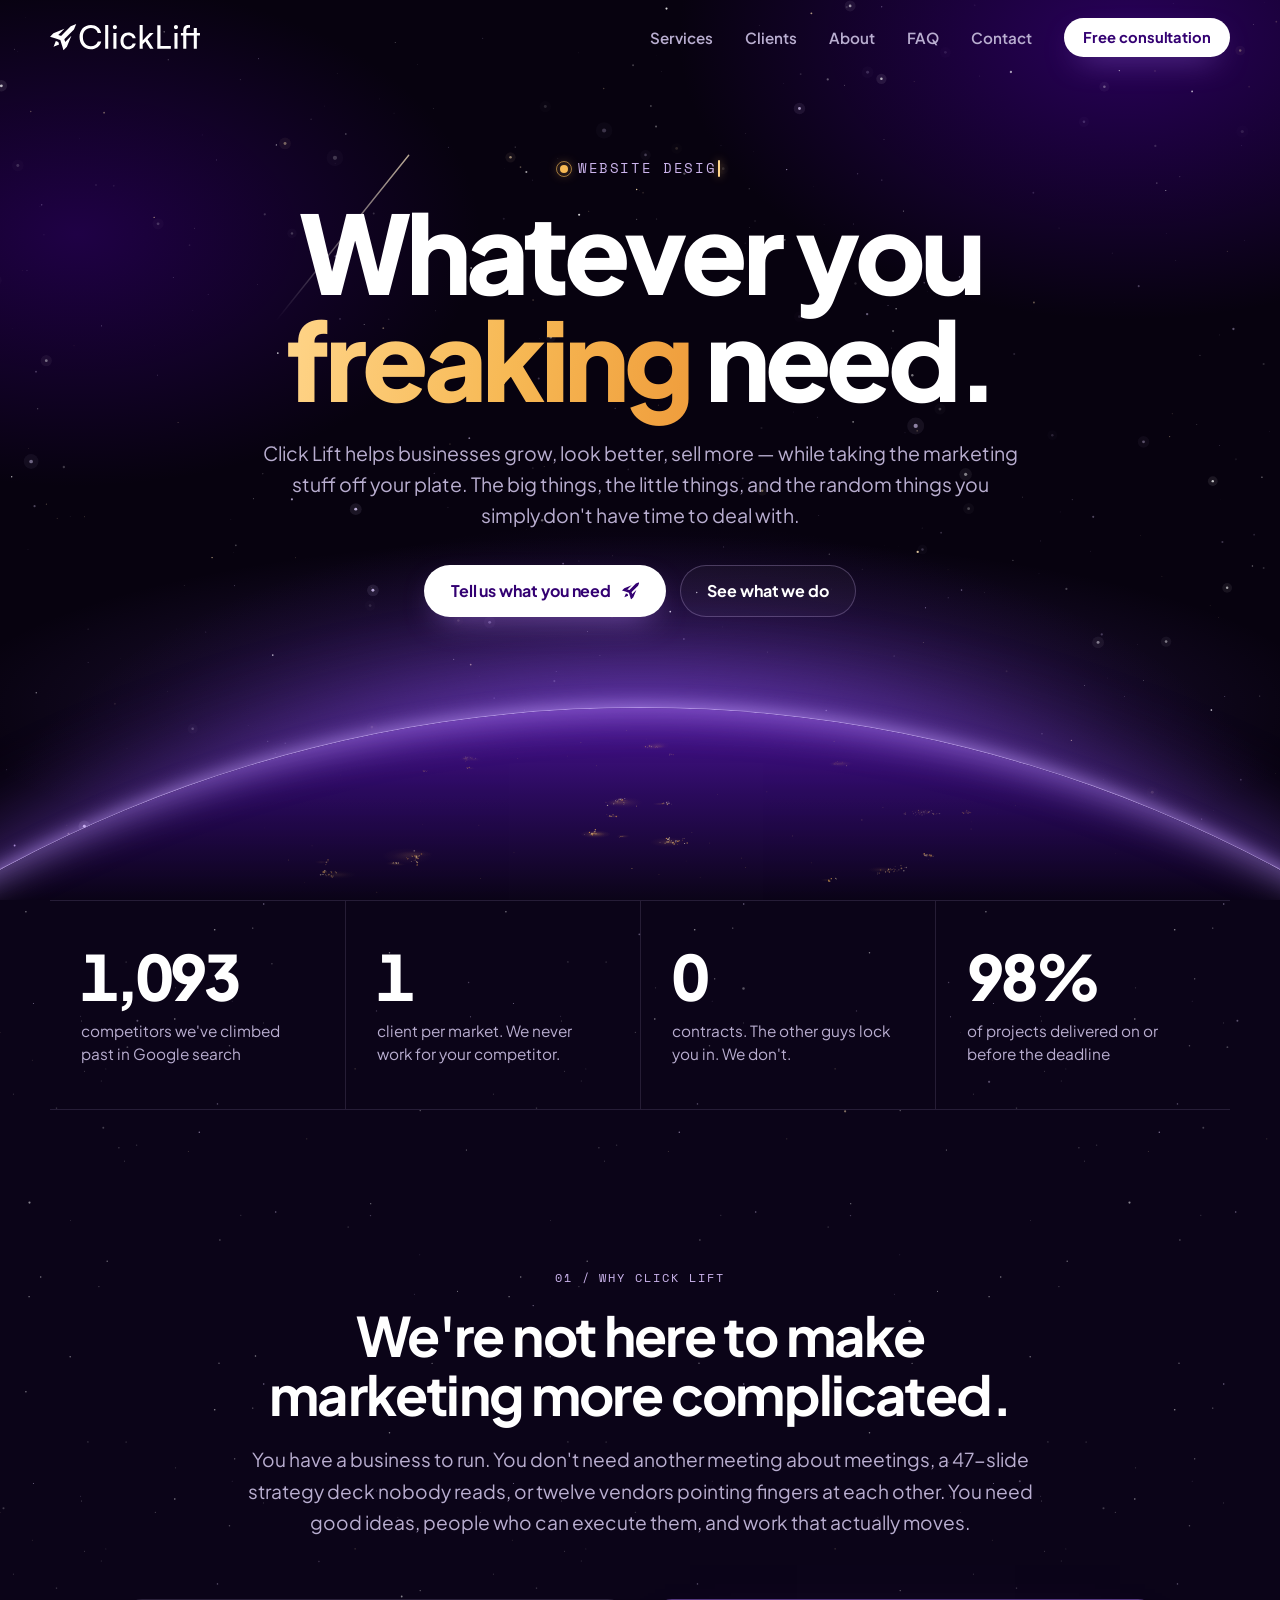
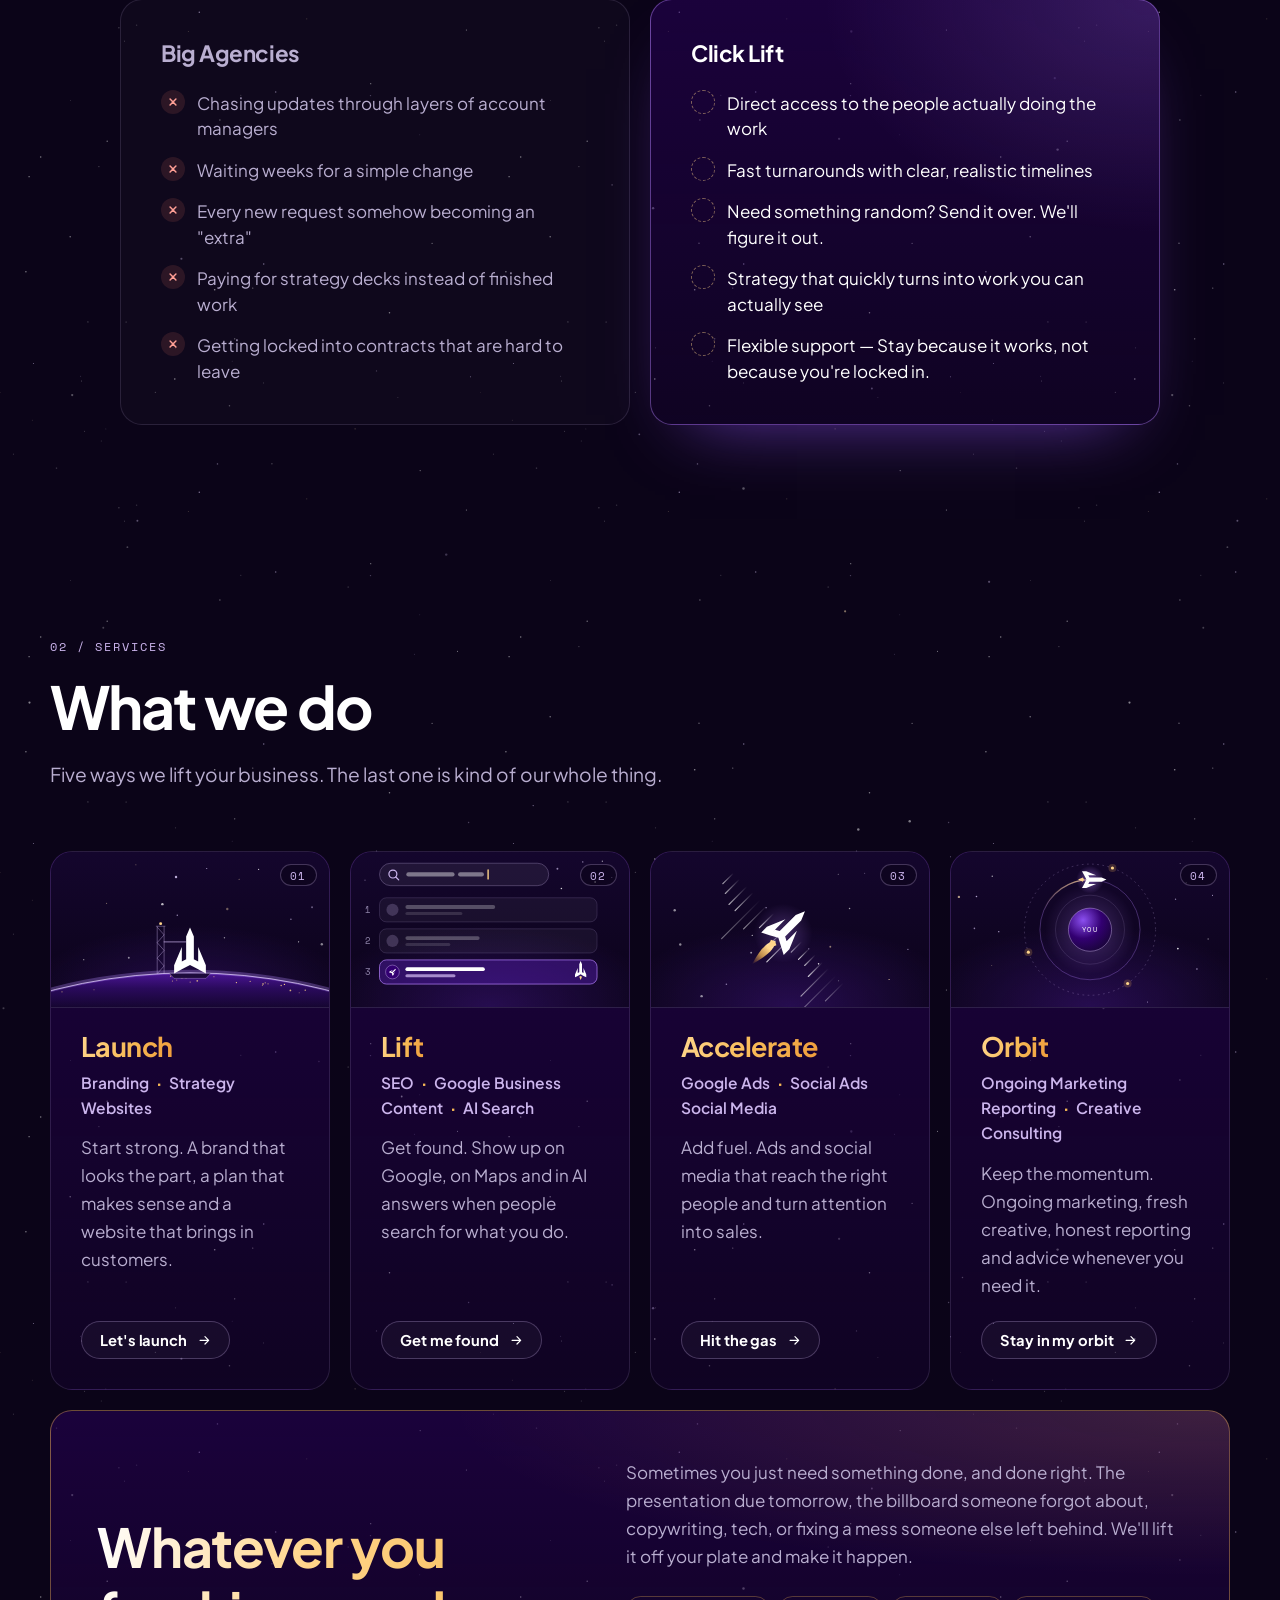
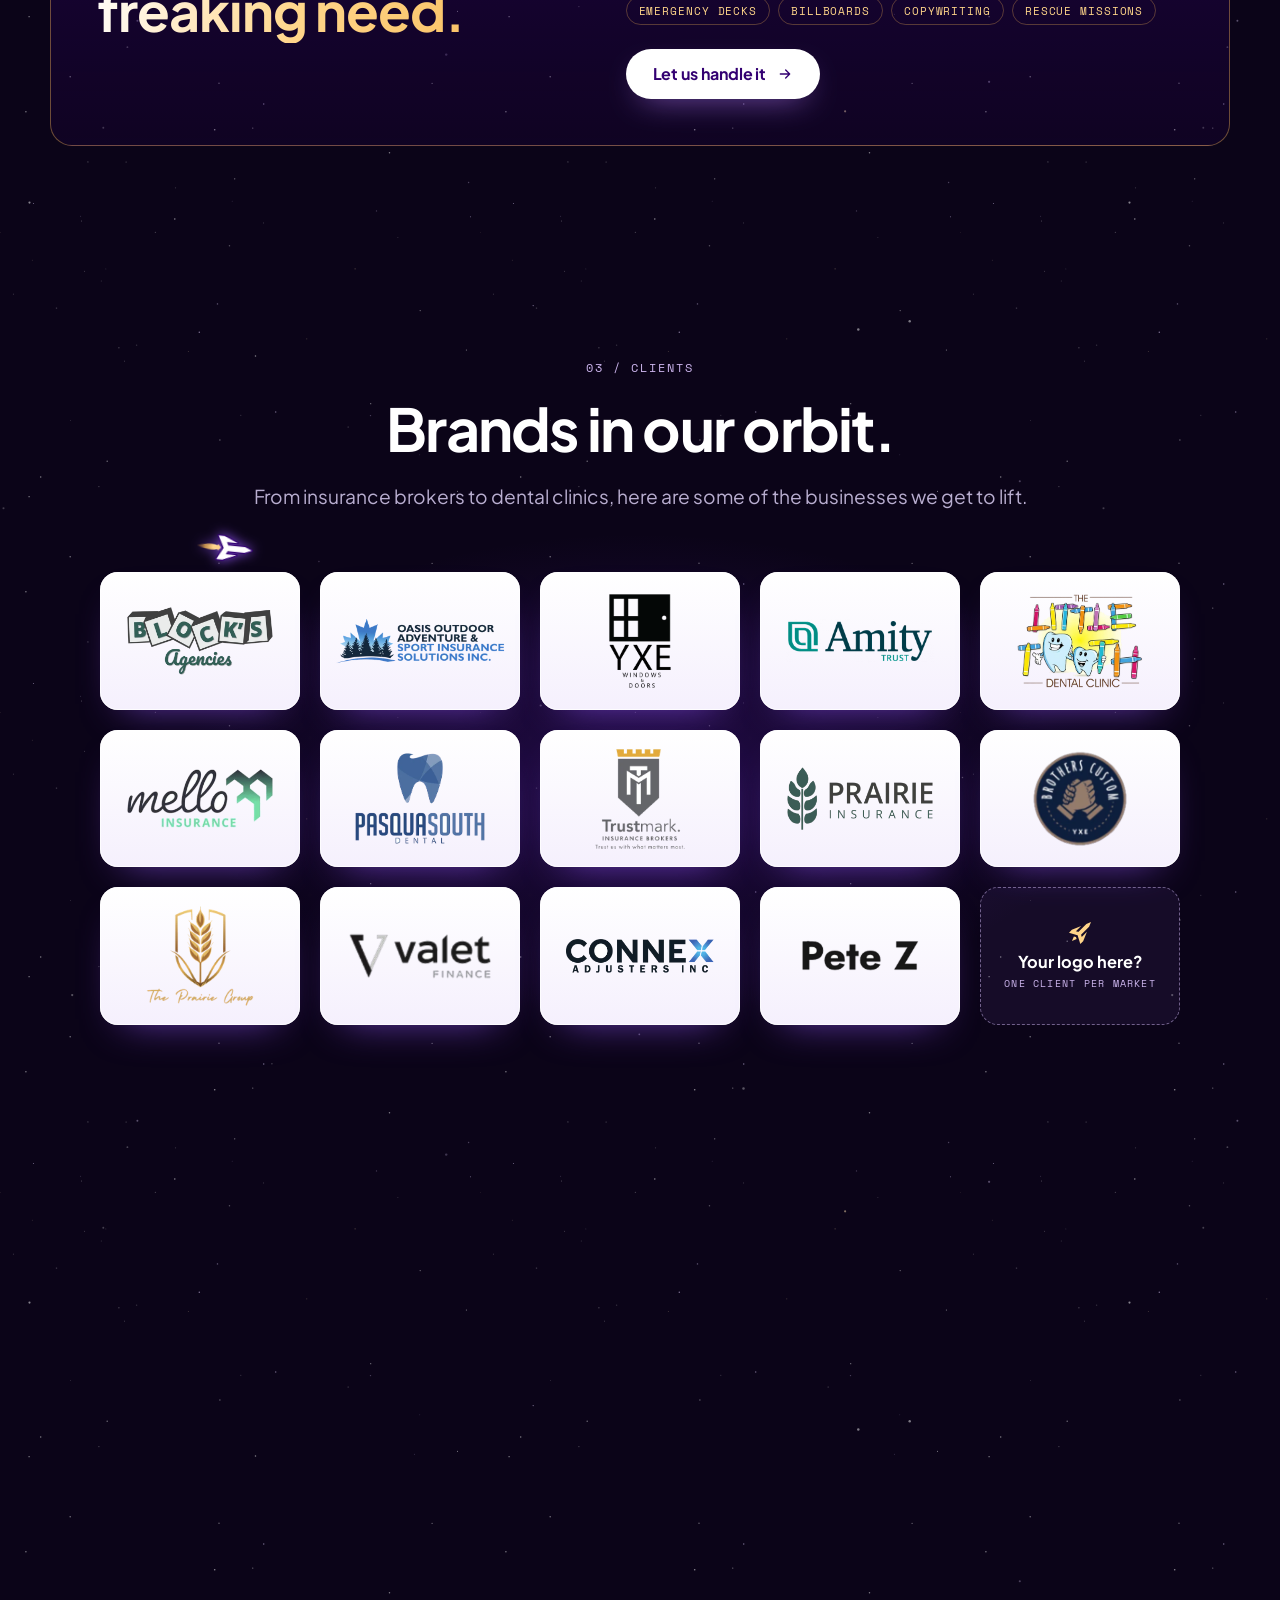
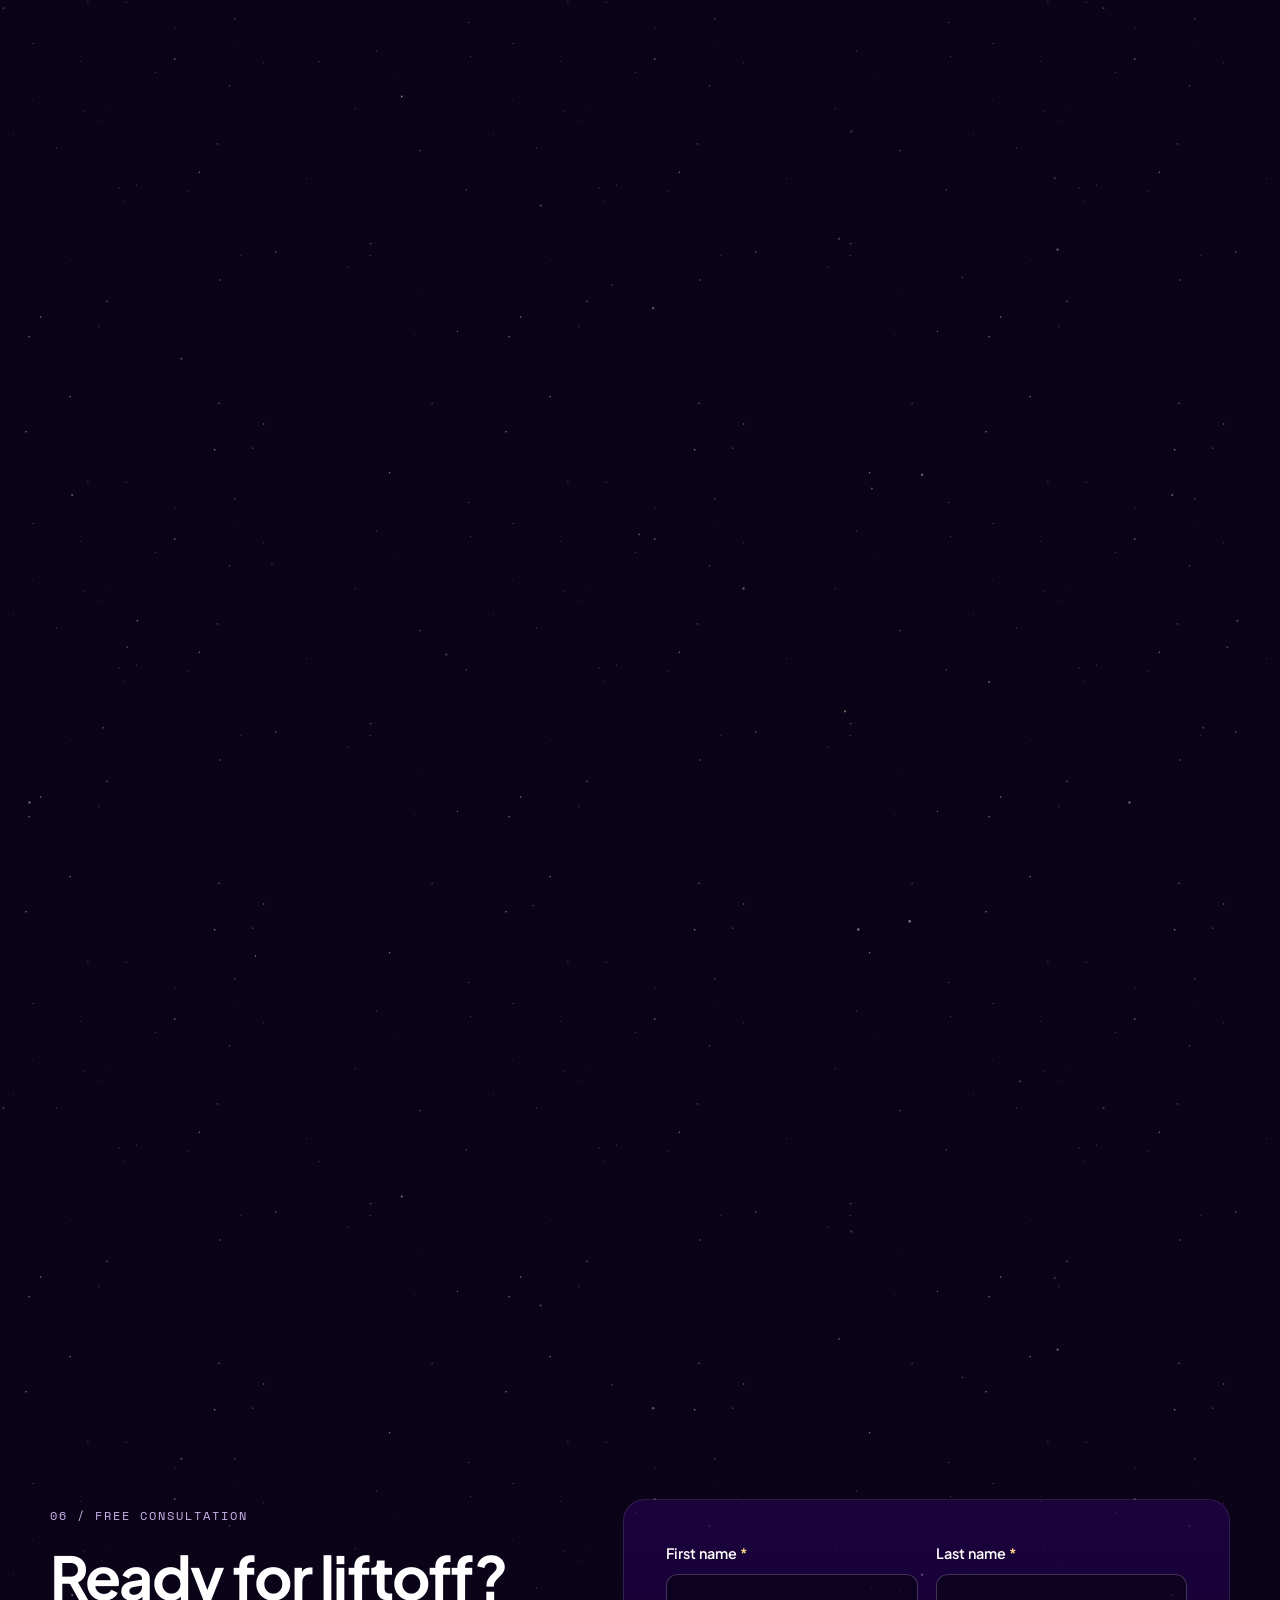
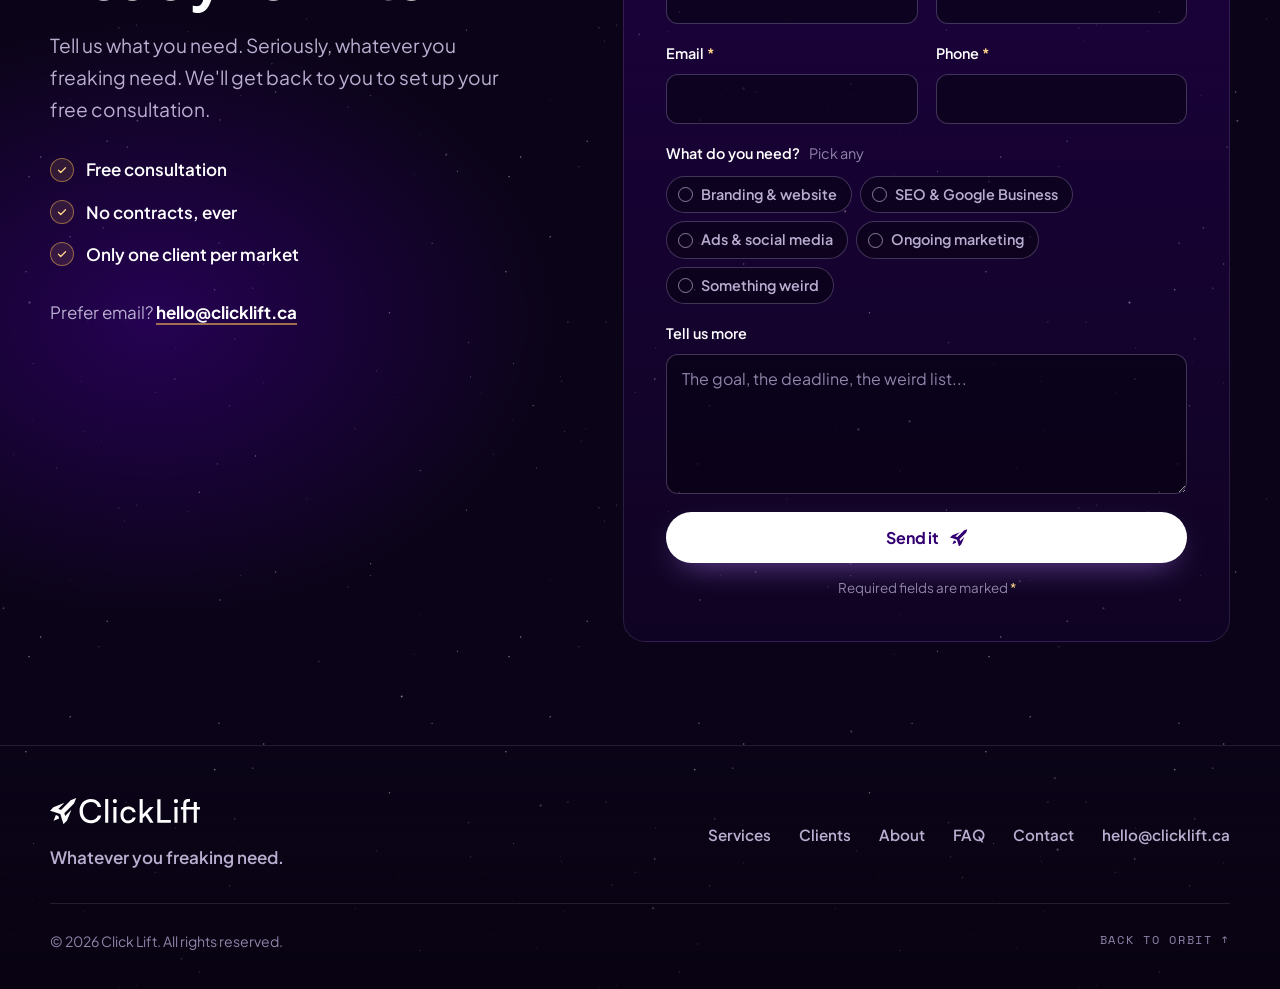
<file: index.html>
<!doctype html>
<html lang="en">
<head>
  <meta charset="utf-8">
  <meta name="viewport" content="width=device-width, initial-scale=1">
  <title>Click Lift | Whatever you freaking need</title>
  <meta name="description" content="Click Lift is a small, hands-on marketing team. SEO, ads, branding, websites, social and whatever you freaking need. No contracts. Book a free consultation.">
  <link rel="canonical" href="https://clicklift.ca/">
  <meta name="theme-color" content="#0b0418">
  <meta name="color-scheme" content="dark">

  <meta property="og:type" content="website">
  <meta property="og:site_name" content="Click Lift">
  <meta property="og:title" content="Click Lift | Whatever you freaking need">
  <meta property="og:description" content="Marketing. Creative. Websites. Whatever you freaking need. Small by design, no contracts, one client per market.">
  <meta property="og:url" content="https://clicklift.ca/">
  <meta property="og:image" content="https://clicklift.ca/assets/og-image.png">
  <meta property="og:image:width" content="1200">
  <meta property="og:image:height" content="630">
  <meta property="og:image:alt" content="Click Lift logo over a purple starry sky and planet horizon, with the slogan Whatever you freaking need.">
  <meta name="twitter:card" content="summary_large_image">

  <link rel="icon" href="favicon.ico" sizes="32x32">
  <link rel="icon" href="assets/favicon.svg" type="image/svg+xml">
  <link rel="apple-touch-icon" href="assets/apple-touch-icon.png">

  <link rel="preconnect" href="https://fonts.googleapis.com">
  <link rel="preconnect" href="https://fonts.gstatic.com" crossorigin>
  <link rel="stylesheet" href="https://fonts.googleapis.com/css2?family=Plus+Jakarta+Sans:wght@400;500;600;700;800&family=Space+Mono:wght@400;700&display=swap">
  <link rel="stylesheet" href="css/styles.css">

  <script>document.documentElement.classList.add('js');</script>
  <script src="js/main.js" defer></script>

  <script type="application/ld+json">
  {
    "@context": "https://schema.org",
    "@type": "ProfessionalService",
    "name": "Click Lift",
    "url": "https://clicklift.ca/",
    "email": "hello@clicklift.ca",
    "slogan": "Whatever you freaking need.",
    "description": "A small, hands-on marketing team offering SEO, ads, branding, websites, social media, creative design, and whatever you freaking need.",
    "founder": { "@type": "Person", "name": "Tyler Golding", "image": "https://clicklift.ca/assets/tyler-golding-900.jpg" },
    "knowsAbout": ["Website design", "Search engine optimization", "AI search optimization", "Google Ads", "Social media management", "Branding", "Logo design", "Google Business Profile optimization", "Email marketing", "Video production", "Graphic design", "Facebook and Instagram ads", "Marketing strategy", "Content marketing", "Marketing consulting"]
  }
  </script>
</head>
<body>
  <a class="skip-link" href="#main">Skip to content</a>

  <!-- Brand artwork, traced from the Click Lift source file, plus small UI icons. Reused below with <use>. -->
  <svg class="sprite" aria-hidden="true" focusable="false">
    <symbol id="logo-full" viewBox="0 0 324.17 56.62">
      <path d="M25.74 45.85 L46.23 25.35 L36.43 49.25 L29.07 56.62ZM10.77 30.88 L0 27.55 L7.37 20.18 L31.27 10.39ZM56.62 0 L51.72 11.95 L23.87 39.8 L22.2 34.41 L16.82 32.75 L44.67 4.89ZM17.95 38.67 L19.61 44.06 L7.62 49 L12.56 37.01ZM25.74 45.84 L22.2 34.41 L10.77 30.88 L17.89 23.77 L29.32 27.3 L32.85 38.73Z"/>
      <path d="M63.79 28.34C63.79 12.63 73.73 1.99 88.31 1.99C99.8 1.99 108.6 8.83 110.51 19.25L103.11 19.25C101.21 12.63 95.5 8.62 88.1 8.62C77.82 8.62 71.05 16.37 71.05 28.27C71.05 40.18 77.82 47.93 88.1 47.93C95.57 47.93 101.49 43.91 103.39 37.64L110.71 37.64C108.53 47.79 99.44 54.55 87.96 54.55C73.45 54.55 63.79 44.13 63.79 28.34M119.24 1.92L125.86 1.92L125.86 53.78L119.24 53.78ZM119.24 1.92M136.99 19.32L143.61 19.32L143.61 53.78L136.99 53.78ZM135.86 6.79C135.86 4.32 137.84 2.41 140.23 2.41C142.62 2.41 144.6 4.32 144.6 6.79C144.6 9.18 142.62 11.15 140.23 11.15C137.84 11.15 135.86 9.18 135.86 6.79M169.25 18.34C177.92 18.34 183.98 23.27 185.18 30.95L178.55 30.95C177.43 26.58 173.91 24.26 169.47 24.26C163.2 24.26 158.9 29.05 158.9 36.52C158.9 43.91 162.91 48.7 169.19 48.7C173.91 48.7 177.43 46.24 178.62 42.15L185.25 42.15C183.91 49.62 177.5 54.62 169.19 54.62C159.04 54.62 152.35 47.44 152.35 36.59C152.35 25.81 159.18 18.34 169.25 18.34M193.77 53.78L193.77 1.92L200.39 1.92L200.39 35.53L215.68 19.32L224 19.32L210.82 33.06L223.93 53.78L216.32 53.78L206.24 37.85L200.39 43.98L200.39 53.78ZM193.77 53.78M238.86 47.37L261.26 47.37L261.26 53.78L231.95 53.78L231.95 2.84L238.86 2.84ZM238.86 47.37M269.01 19.32L275.63 19.32L275.63 53.78L269.01 53.78ZM267.88 6.79C267.88 4.32 269.85 2.41 272.25 2.41C274.64 2.41 276.62 4.32 276.62 6.79C276.62 9.18 274.64 11.15 272.25 11.15C269.85 11.15 267.88 9.18 267.88 6.79M288.03 19.32L288.03 13.83C288.03 5.38 292.61 1.92 298.6 1.92C299.87 1.92 301.42 1.99 302.68 2.21L302.68 7.91L299.73 7.91C295.71 7.91 294.65 10.1 294.65 13.83L294.65 19.32L310.79 19.32L310.79 8.55L317.41 8.55L317.41 19.32L324.17 19.32L324.17 24.89L317.41 24.89L317.41 53.78L310.79 53.78L310.79 24.89L294.65 24.89L294.65 53.78L288.03 53.78L288.03 24.89L282.96 24.89L282.96 19.32ZM288.03 19.32"/>
    </symbol>
    <symbol id="logo-mark" viewBox="0 0 203.33 203.33">
      <path d="M92.42 164.64 L166.01 91.05 L130.84 176.87 L104.38 203.33ZM38.69 110.91 L0 98.95 L26.46 72.48 L112.28 37.32ZM203.33 0 L185.74 42.91 L85.71 142.94 L79.74 123.59 L60.39 117.61 L160.42 17.59ZM64.44 138.89 L70.41 158.22 L27.37 175.95 L45.1 132.91ZM92.42 164.64 L79.74 123.59 L38.69 110.91 L64.24 85.36 L105.29 98.04 L117.97 139.09Z"/>
    </symbol>
    <symbol id="i-arrow" viewBox="0 0 24 24" fill="none" stroke="currentColor" stroke-width="2" stroke-linecap="round" stroke-linejoin="round"><path d="M5 12h14M13 6l6 6-6 6"/></symbol>
    <symbol id="i-check" viewBox="0 0 24 24" fill="none" stroke="currentColor" stroke-width="2.6" stroke-linecap="round" stroke-linejoin="round"><path d="m5 12.5 4.5 4.5L19 7.5"/></symbol>
    <symbol id="i-x" viewBox="0 0 24 24" fill="none" stroke="currentColor" stroke-width="2.6" stroke-linecap="round" stroke-linejoin="round"><path d="M7 7l10 10M17 7 7 17"/></symbol>
    <defs>
      <!-- Animation parts: the logo rocket turned to point straight up and centred on 0,0
           (100 units from nose to flame tip), its gold exhaust piece, a big boost flame, and shared gradients. -->
      <path id="rk" d="M15.27 20.52L15.27 -21.3L29.66 13.08L29.66 28.12ZM-15.27 20.52L-29.66 28.12L-29.66 13.08L-15.27 -21.3ZM0 -57.78L7.19 -40.59L7.19 16.26L0 12.46L-7.2 16.26L-7.19 -40.59ZM15.27 20.52L0 12.46L-15.27 20.52L-15.27 6L0 -2.06L15.27 6Z"/>
      <path id="rk-flame" d="M0 21.16L7.19 24.95L0 42.22L-7.19 24.95Z"/>
      <path id="rk-boost" d="M0 20C9 31 10 47 0 82C-10 47 -9 31 0 20Z" fill="url(#g-boost)"/>
      <linearGradient id="g-boost" x1="0" y1="0" x2="0" y2="1">
        <stop offset="0" stop-color="#fff6e0"/>
        <stop offset=".3" stop-color="#ffd58a"/>
        <stop offset=".62" stop-color="#f7b955" stop-opacity=".75"/>
        <stop offset="1" stop-color="#ef9d3c" stop-opacity="0"/>
      </linearGradient>
      <radialGradient id="g-glow">
        <stop offset="0" stop-color="#ad7bf4" stop-opacity=".6"/>
        <stop offset="1" stop-color="#ad7bf4" stop-opacity="0"/>
      </radialGradient>
      <radialGradient id="g-core" cx=".34" cy=".28" r=".85">
        <stop offset="0" stop-color="#8b4ff0"/>
        <stop offset=".5" stop-color="#330072"/>
        <stop offset="1" stop-color="#14052e"/>
      </radialGradient>
      <linearGradient id="g-planet" x1="0" y1="0" x2="0" y2="1">
        <stop offset="0" stop-color="#4b1596"/>
        <stop offset=".014" stop-color="#2a0a5c"/>
        <stop offset=".034" stop-color="#12052a"/>
      </linearGradient>
      <linearGradient id="g-trail" x1="0" y1="0" x2="0" y2="1">
        <stop offset="0" stop-color="#fff0d2" stop-opacity=".95"/>
        <stop offset=".45" stop-color="#ffd58a" stop-opacity=".5"/>
        <stop offset="1" stop-color="#ccb5ed" stop-opacity=".1"/>
      </linearGradient>
      <radialGradient id="g-smoke">
        <stop offset="0" stop-color="#f1e9ff" stop-opacity=".9"/>
        <stop offset=".55" stop-color="#d8c7f6" stop-opacity=".5"/>
        <stop offset="1" stop-color="#d8c7f6" stop-opacity="0"/>
      </radialGradient>
      <linearGradient id="g-streak" x1="0" y1="0" x2="1" y2="0">
        <stop offset="0" stop-color="#fff" stop-opacity="0"/>
        <stop offset="1" stop-color="#fff"/>
      </linearGradient>
    </defs>
  </svg>

  <header class="site-header" data-header>
    <div class="container header-inner">
      <a class="brand" href="#top" aria-label="Click Lift, back to top">
        <svg class="brand-logo" aria-hidden="true" focusable="false"><use href="#logo-full"/></svg>
      </a>
      <nav class="nav" aria-label="Main">
        <button class="nav-toggle" type="button" aria-expanded="false" aria-controls="nav-menu" data-nav-toggle>
          <span class="sr-only">Menu</span>
          <span class="nav-toggle-bar" aria-hidden="true"></span>
        </button>
        <ul class="nav-menu" id="nav-menu" data-nav-menu>
          <li><a href="#services">Services</a></li>
          <li><a href="#clients">Clients</a></li>
          <li><a href="#about">About</a></li>
          <li><a href="#faq">FAQ</a></li>
          <li><a href="#contact">Contact</a></li>
          <li class="nav-cta"><a class="btn btn-primary btn-small" href="#contact">Free consultation</a></li>
        </ul>
      </nav>
    </div>
  </header>

  <main id="main">
    <!-- Hero -->
    <section class="hero" id="top" aria-labelledby="hero-title">
      <canvas class="starfield" aria-hidden="true" data-starfield></canvas>
      <div class="hero-haze" aria-hidden="true"></div>

      <div class="container hero-content">
        <!-- Typed service line. To change the services, edit data-words (separated by |) and the matching sr-only sentence for screen readers. -->
        <p class="eyebrow hero-eyebrow">
          <span class="status-dot" aria-hidden="true"></span>
          <span class="sr-only">Website Design, SEO/AIEO, Google Ads, Social Media Management, Branding, Logo Design, Google Business Profile Optimization, Email Marketing, Video Production, Graphic Design, Facebook &amp; Instagram Ads, and Marketing Strategy.</span>
          <span class="typer" aria-hidden="true" data-typer data-words="Website Design|SEO/AIEO|Google Ads|Social Media Management|Branding|Logo Design|Google Business Profile Optimization|Email Marketing|Video Production|Graphic Design|Facebook &amp; Instagram Ads|Marketing Strategy"><span class="typer-text" data-typer-text>Website Design</span><span class="typer-caret"></span></span>
        </p>
        <h1 class="hero-title" id="hero-title">Whatever you <span class="accent">freaking</span> need.</h1>
        <p class="hero-sub">Click Lift helps businesses grow, look better, sell more &mdash; while taking the marketing stuff off your plate. The big things, the little things, and the random things you simply don't have time to deal with.</p>
        <div class="hero-actions">
          <a class="btn btn-primary" href="#contact">
            Tell us what you need
            <svg class="btn-rocket" aria-hidden="true" focusable="false"><use href="#logo-mark"/></svg>
          </a>
          <a class="btn btn-ghost" href="#services">See what we do</a>
        </div>
      </div>

      <div class="planet" aria-hidden="true">
        <div class="planet-lights"></div>
      </div>
    </section>

    <!-- Stats -->
    <section class="stats" aria-label="Click Lift by the numbers">
      <div class="container">
        <ul class="stats-grid">
          <li class="stat reveal">
            <span class="stat-num" data-count="1093" aria-hidden="true">1,093</span>
            <span class="sr-only">1,093</span>
            <span class="stat-label">competitors we've climbed past in Google search</span>
          </li>
          <li class="stat reveal" style="--delay: .08s">
            <span class="stat-num" data-count="1" aria-hidden="true">1</span>
            <span class="sr-only">1</span>
            <span class="stat-label">client per market. We never work for your competitor.</span>
          </li>
          <li class="stat reveal" style="--delay: .16s">
            <span class="stat-num" data-count="0" aria-hidden="true">0</span>
            <span class="sr-only">0</span>
            <span class="stat-label">contracts. The other guys lock you in. We don't.</span>
          </li>
          <li class="stat reveal" style="--delay: .24s">
            <span class="stat-num" data-count="98" data-suffix="%" aria-hidden="true">98%</span>
            <span class="sr-only">98%</span>
            <span class="stat-label">of projects delivered on or before the deadline</span>
          </li>
        </ul>
      </div>
    </section>

    <!-- Why Click Lift -->
    <section class="section why" id="why" aria-labelledby="why-title">
      <div class="container">
        <header class="section-head section-head--center reveal">
          <p class="eyebrow">01 / Why Click Lift</p>
          <h2 id="why-title">We're not here to make marketing more complicated.</h2>
          <p class="section-intro">You have a business to run. You don't need another meeting about meetings, a 47-slide strategy deck nobody reads, or twelve vendors pointing fingers at each other. You need good ideas, people who can execute them, and work that actually moves.</p>
        </header>

        <!-- The logo rocket drops off every X and checkmark, Battlestar style: it jumps in with a flash above each card,
             dives down the list leaving an icon in each slot, and jumps out at the bottom (js/main.js, "Why Click Lift"). -->
        <div class="compare" data-drop>
          <article class="card compare-card compare-card--old reveal" data-drop-card="x">
            <h3>Big Agencies</h3>
            <ul class="compare-list">
              <li><svg aria-hidden="true" focusable="false"><use href="#i-x"/></svg>Chasing updates through layers of account managers</li>
              <li><svg aria-hidden="true" focusable="false"><use href="#i-x"/></svg>Waiting weeks for a simple change</li>
              <li><svg aria-hidden="true" focusable="false"><use href="#i-x"/></svg>Every new request somehow becoming an "extra"</li>
              <li><svg aria-hidden="true" focusable="false"><use href="#i-x"/></svg>Paying for strategy decks instead of finished work</li>
              <li><svg aria-hidden="true" focusable="false"><use href="#i-x"/></svg>Getting locked into contracts that are hard to leave</li>
            </ul>
          </article>

          <article class="card compare-card compare-card--new reveal" style="--delay: .1s" data-drop-card="check">
            <h3>Click Lift</h3>
            <ul class="compare-list">
              <li><svg aria-hidden="true" focusable="false"><use href="#i-check"/></svg>Direct access to the people actually doing the work</li>
              <li><svg aria-hidden="true" focusable="false"><use href="#i-check"/></svg>Fast turnarounds with clear, realistic timelines</li>
              <li><svg aria-hidden="true" focusable="false"><use href="#i-check"/></svg>Need something random? Send it over. We'll figure it out.</li>
              <li><svg aria-hidden="true" focusable="false"><use href="#i-check"/></svg>Strategy that quickly turns into work you can actually see</li>
              <li><svg aria-hidden="true" focusable="false"><use href="#i-check"/></svg>Flexible support &mdash; Stay because it works, not because you're locked in.</li>
            </ul>
          </article>

          <!-- Effects layer: the rocket (nose down, engines on top) plus the jump flashes and landing sparks js/main.js adds -->
          <div class="drop-fx" aria-hidden="true" data-drop-fx>
            <div class="drop-ship" hidden data-drop-ship>
              <div class="drop-ship-warp">
                <svg viewBox="-40 -90 80 160" focusable="false"><circle r="30" fill="url(#g-glow)"/><g transform="rotate(180)"><g class="ds-boost"><g transform="translate(0 20)"><g class="flick"><use href="#rk-boost" transform="translate(0 -20)"/></g></g></g><g transform="translate(0 21.16)"><g class="flick-sm"><use href="#rk-flame" transform="translate(0 -21.16)" fill="#ffd58a"/></g></g><use href="#rk" fill="#fff"/></g></svg>
              </div>
            </div>
          </div>
        </div>
      </div>
    </section>

    <!-- Services: four stages (Launch, Lift, Accelerate, Orbit) plus the catch-all.
         The four stage cards open with a little animation starring the Click Lift rocket (styles in css/styles.css, "Service animations").
         The fifth card, "Whatever you freaking need", is words only: no animation.
         Each button ticks the matching "What do you need?" option in the form (data-need = the option's value). -->
    <section class="section services" id="services" aria-labelledby="services-title">
      <div class="container">
        <header class="section-head reveal">
          <p class="eyebrow">02 / Services</p>
          <h2 id="services-title">What we do</h2>
          <p class="section-intro">Five ways we lift your business. The last one is kind of our whole thing.</p>
        </header>

        <div class="services-grid">
          <article class="card service reveal" id="launch">
            <div class="scene scene--launch" data-scene aria-hidden="true">
              <svg viewBox="0 0 320 180" focusable="false">
                <g class="scene-stars"><circle class="tw" cx="145.3" cy="73.2" r="0.9" fill="#e2d2ff" opacity="0.62" style="animation-delay:-0.8s"/><circle cx="63.3" cy="59.6" r="0.7" fill="#ffe2b0" opacity="0.4"/><circle cx="128.0" cy="60.4" r="1.4" fill="#fff" opacity="0.72"/><circle cx="276.9" cy="78.0" r="0.9" fill="#e2d2ff" opacity="0.55"/><circle class="tw" cx="203.2" cy="66.0" r="1.4" fill="#ffe2b0" opacity="0.4" style="animation-delay:-0.0s"/><circle cx="312.7" cy="106.8" r="1.4" fill="#fff" opacity="0.5"/><circle class="tw" cx="179.4" cy="19.0" r="0.6" fill="#e2d2ff" opacity="0.86" style="animation-delay:-3.9s"/><circle cx="216.9" cy="31.6" r="0.6" fill="#ffe2b0" opacity="0.63"/><circle class="tw" cx="199.9" cy="99.4" r="0.8" fill="#fff" opacity="0.55" style="animation-delay:-0.1s"/><circle class="tw" cx="239.5" cy="20.2" r="0.7" fill="#fff" opacity="0.77" style="animation-delay:-0.8s"/><circle cx="143.8" cy="28.9" r="1.4" fill="#e2d2ff" opacity="0.81"/><circle class="tw" cx="89.1" cy="122.5" r="1.1" fill="#fff" opacity="0.53" style="animation-delay:-2.4s"/><circle cx="36.9" cy="124.7" r="0.7" fill="#fff" opacity="0.61"/><circle class="tw" cx="97.3" cy="14.8" r="0.6" fill="#ffe2b0" opacity="0.48" style="animation-delay:-1.6s"/><circle class="tw" cx="301.4" cy="64.0" r="1.1" fill="#e2d2ff" opacity="0.43" style="animation-delay:-3.4s"/><circle cx="285.8" cy="104.1" r="0.7" fill="#fff" opacity="0.79"/></g>
                <circle cx="160" cy="780" r="640" fill="url(#g-planet)"/><circle cx="160" cy="780" r="641" fill="none" stroke="#b58cff" stroke-opacity=".3" stroke-width="5"/><circle cx="160" cy="780" r="640" fill="none" stroke="#e6d6ff" stroke-opacity=".85"/>
                <g fill="#ffd58a"><circle cx="48.8" cy="159.5" r="0.6" opacity="0.59"/><circle class="tw" cx="144.6" cy="148.4" r="0.7" opacity="0.5" style="animation-delay:-0.7s"/><circle class="tw" cx="139.6" cy="149.4" r="0.6" opacity="0.83" style="animation-delay:-0.8s"/><circle class="tw" cx="187.7" cy="144.4" r="0.8" opacity="0.47" style="animation-delay:-1.8s"/><circle cx="293.5" cy="160.1" r="0.7" opacity="0.98"/><circle cx="168.4" cy="149.2" r="1.0" opacity="0.75"/><circle cx="213.8" cy="151.3" r="0.8" opacity="0.96"/><circle cx="286.5" cy="163.0" r="0.6" opacity="0.55"/><circle cx="269.4" cy="153.4" r="0.8" opacity="0.94"/><circle cx="160.2" cy="150.7" r="0.7" opacity="0.62"/><circle class="tw" cx="276.3" cy="160.4" r="1.0" opacity="0.77" style="animation-delay:-3.0s"/><circle cx="250.4" cy="152.7" r="0.7" opacity="0.65"/><circle cx="243.9" cy="154.4" r="0.6" opacity="0.69"/><circle cx="244.6" cy="152.8" r="1.0" opacity="0.65"/><circle class="tw" cx="150.7" cy="145.5" r="1.0" opacity="0.81" style="animation-delay:-3.1s"/><circle cx="11.7" cy="162.0" r="0.7" opacity="0.67"/><circle cx="265.6" cy="154.6" r="0.8" opacity="0.81"/><circle cx="229.7" cy="149.9" r="0.7" opacity="0.74"/><circle class="tw" cx="137.5" cy="143.8" r="0.8" opacity="0.76" style="animation-delay:-2.0s"/><circle cx="155.4" cy="145.9" r="0.8" opacity="0.45"/><circle cx="247.1" cy="151.6" r="0.6" opacity="0.89"/><circle cx="175.4" cy="144.6" r="0.6" opacity="0.89"/></g>
                <g transform="translate(160 140)"><rect class="lc-trail" x="-2.5" y="-218" width="5" height="218" rx="2.5" fill="url(#g-trail)"/></g>
                <path d="M136 140.6H184L178.5 146.4H141.5Z" fill="#1d0b3c" stroke="#ccb5ed" stroke-opacity=".45" stroke-width=".8"/>
                <path d="M122 141V86M130 141V86M122 141 130 132 122 123 130 114 122 105 130 96 122 87M120.5 86H131.5" fill="none" stroke="#ccb5ed" stroke-opacity=".5" stroke-width=".9"/>
                <circle class="lc-beacon" cx="126" cy="83" r="1.7" fill="#ffd58a"/>
                <g transform="translate(130 104)"><path class="lc-arm" d="M0 0H25" stroke="#ccb5ed" stroke-opacity=".55" stroke-width="1.4" stroke-linecap="round"/></g>
                <g class="lc-smoke" fill="url(#g-smoke)"><g transform="translate(160 143)"><circle class="lc-puff" r="11" style="--dx:0px;animation-delay:0.00s"/></g><g transform="translate(151 142)"><circle class="lc-puff" r="10" style="--dx:-12px;animation-delay:0.05s"/></g><g transform="translate(169 142)"><circle class="lc-puff" r="10" style="--dx:12px;animation-delay:0.10s"/></g><g transform="translate(141 142)"><circle class="lc-puff" r="12" style="--dx:-24px;animation-delay:0.00s"/></g><g transform="translate(179 142)"><circle class="lc-puff" r="12" style="--dx:24px;animation-delay:0.05s"/></g><g transform="translate(130 143)"><circle class="lc-puff" r="10" style="--dx:-34px;animation-delay:0.10s"/></g><g transform="translate(190 143)"><circle class="lc-puff" r="10" style="--dx:34px;animation-delay:0.00s"/></g><g transform="translate(120 144)"><circle class="lc-puff" r="8" style="--dx:-42px;animation-delay:0.05s"/></g><g transform="translate(200 144)"><circle class="lc-puff" r="8" style="--dx:42px;animation-delay:0.10s"/></g></g>
                <g transform="translate(160 123.2)"><g class="lc-rocket"><g class="lc-shake"><g transform="scale(0.62)"><g class="lc-boost"><g transform="translate(0 20)"><g class="flick"><use href="#rk-boost" transform="translate(0 -20)"/></g></g></g><g class="lc-flame"><g transform="translate(0 21.16)"><g class="flick-sm"><use href="#rk-flame" transform="translate(0 -21.16)" fill="#ffd58a"/></g></g></g><use href="#rk" fill="#fff"/></g></g></g></g>
                <g class="lc-count">
                  <text class="lc-t lc-t3" x="16" y="28">T-3</text>
                  <text class="lc-t lc-t2" x="16" y="28">T-2</text>
                  <text class="lc-t lc-t1" x="16" y="28">T-1</text>
                  <text class="lc-t lc-go" x="16" y="28">LIFTOFF</text>
                </g>
              </svg>
              <span class="scene-num">01</span>
            </div>
            <h3>Launch</h3>
            <ul class="service-list" aria-label="Launch includes">
              <li>Branding</li><li>Strategy</li><li>Websites</li>
            </ul>
            <p>Start strong. A brand that looks the part, a plan that makes sense and a website that brings in customers.</p>
            <a class="btn btn-ghost btn-small service-cta" href="#contact" data-need="Branding &amp; website">Let's launch <svg class="btn-arrow" aria-hidden="true" focusable="false"><use href="#i-arrow"/></svg></a>
          </article>

          <article class="card service reveal" id="lift" style="--delay: .06s">
            <div class="scene scene--lift" data-scene aria-hidden="true">
              <svg viewBox="0 0 320 180" focusable="false">
                <g class="scene-stars"><circle class="tw" cx="301.1" cy="29.6" r="0.6" fill="#e2d2ff" opacity="0.69" style="animation-delay:-3.5s"/><circle class="tw" cx="281.8" cy="34.8" r="1.1" fill="#fff" opacity="0.56" style="animation-delay:-2.6s"/><circle class="tw" cx="267.5" cy="11.5" r="0.7" fill="#e2d2ff" opacity="0.76" style="animation-delay:-1.2s"/><circle cx="15.2" cy="32.6" r="0.8" fill="#e2d2ff" opacity="0.37"/><circle cx="242.7" cy="42.2" r="0.9" fill="#fff" opacity="0.82"/><circle cx="238.1" cy="19.4" r="1.1" fill="#e2d2ff" opacity="0.61"/><circle cx="290.2" cy="10.7" r="0.8" fill="#fff" opacity="0.56"/></g>
                <g transform="translate(32 13)">
                  <rect width="196" height="26" rx="13" fill="#fff" fill-opacity=".06" stroke="#ccb5ed" stroke-opacity=".32"/>
                  <circle cx="15.5" cy="12.5" r="4.6" fill="none" stroke="#ccb5ed" stroke-width="1.4"/>
                  <path d="M18.9 16 22.2 19.3" stroke="#ccb5ed" stroke-width="1.4" stroke-linecap="round"/>
                  <rect x="31" y="10.5" width="56" height="5" rx="2.5" fill="#fff" fill-opacity=".42"/>
                  <rect x="91" y="10.5" width="30" height="5" rx="2.5" fill="#fff" fill-opacity=".42"/>
                  <rect class="lf-caret" x="125" y="7" width="1.6" height="12" rx=".8" fill="#ffd58a"/>
                </g>
                <g class="lf-ranks">
                  <text class="lf-rank1" x="19" y="71">1</text>
                  <text x="19" y="107">2</text>
                  <text x="19" y="143">3</text>
                </g>
                <g transform="translate(32 53)"><g class="lf-row lf-a"><rect width="252" height="28" rx="8" fill="#fff" fill-opacity=".045" stroke="#ccb5ed" stroke-opacity=".18"/><circle cx="15" cy="14" r="7" fill="#ccb5ed" fill-opacity=".22"/><rect x="30" y="8.5" width="104" height="4.5" rx="2.25" fill="#fff" fill-opacity=".26"/><rect x="30" y="16.5" width="66" height="3.5" rx="1.75" fill="#fff" fill-opacity=".13"/></g></g>
                <g transform="translate(32 89)"><g class="lf-row lf-b"><rect width="252" height="28" rx="8" fill="#fff" fill-opacity=".045" stroke="#ccb5ed" stroke-opacity=".18"/><circle cx="15" cy="14" r="7" fill="#ccb5ed" fill-opacity=".22"/><rect x="30" y="8.5" width="86" height="4.5" rx="2.25" fill="#fff" fill-opacity=".26"/><rect x="30" y="16.5" width="52" height="3.5" rx="1.75" fill="#fff" fill-opacity=".13"/></g></g>
                <g transform="translate(32 125)"><g class="lf-row lf-you">
                  <rect class="lf-you-box" width="252" height="28" rx="8" fill="#5b1fb8" fill-opacity=".4" stroke="#ad7bf4" stroke-opacity=".85"/>
                  <circle cx="15" cy="14" r="8" fill="#330072" stroke="#ccb5ed" stroke-opacity=".6" stroke-width=".8"/>
                  <use href="#rk" transform="translate(15 14.4) rotate(45) scale(.1)" fill="#fff"/>
                  <rect x="30" y="8.5" width="92" height="4.5" rx="2.25" fill="#fff"/>
                  <rect x="30" y="16.5" width="58" height="3.5" rx="1.75" fill="#ccb5ed" fill-opacity=".75"/>
                  <g transform="translate(196 14)"><g class="lf-badge"><rect x="-13" y="-7" width="26" height="14" rx="7" fill="#f7b955"/><text class="lf-badge-t" y="3.3">#1</text></g></g>
                  <g transform="translate(233 14)"><g transform="scale(0.22)"><g class="lf-boost"><g transform="translate(0 20)"><g class="flick"><use href="#rk-boost" transform="translate(0 -20)"/></g></g></g><g transform="translate(0 21.16)"><g class="flick-sm"><use href="#rk-flame" transform="translate(0 -21.16)" fill="#ffd58a"/></g></g><use href="#rk" fill="#fff"/></g></g>
                </g></g>
                <g fill="#ffd58a"><g transform="translate(252 49)"><path class="lf-spark" d="M0-4.5 1.1-1.1 4.5 0 1.1 1.1 0 4.5-1.1 1.1-4.5 0-1.1-1.1Z" style="animation-delay:0s"/></g><g transform="translate(288 57)"><path class="lf-spark" d="M0-4.5 1.1-1.1 4.5 0 1.1 1.1 0 4.5-1.1 1.1-4.5 0-1.1-1.1Z" style="animation-delay:0.12s"/></g><g transform="translate(280 44)"><path class="lf-spark" d="M0-4.5 1.1-1.1 4.5 0 1.1 1.1 0 4.5-1.1 1.1-4.5 0-1.1-1.1Z" style="animation-delay:0.24s"/></g></g>
              </svg>
              <span class="scene-num">02</span>
            </div>
            <h3>Lift</h3>
            <ul class="service-list" aria-label="Lift includes">
              <li>SEO</li><li>Google Business</li><li>Content</li><li>AI Search</li>
            </ul>
            <p>Get found. Show up on Google, on Maps and in AI answers when people search for what you do.</p>
            <a class="btn btn-ghost btn-small service-cta" href="#contact" data-need="SEO &amp; Google Business">Get me found <svg class="btn-arrow" aria-hidden="true" focusable="false"><use href="#i-arrow"/></svg></a>
          </article>

          <article class="card service reveal" id="accelerate" style="--delay: .12s">
            <div class="scene scene--accelerate" data-scene aria-hidden="true">
              <svg viewBox="0 0 320 180" focusable="false">
                <g class="scene-stars"><circle cx="181.7" cy="112.2" r="0.8" fill="#e2d2ff" opacity="0.64"/><circle cx="206.7" cy="109.7" r="1.1" fill="#ffe2b0" opacity="0.54"/><circle cx="296.6" cy="112.8" r="0.8" fill="#e2d2ff" opacity="0.6"/><circle cx="193.1" cy="129.6" r="0.9" fill="#fff" opacity="0.84"/><circle cx="215.9" cy="25.7" r="0.6" fill="#fff" opacity="0.54"/><circle cx="26.4" cy="67.5" r="1.4" fill="#fff" opacity="0.54"/><circle cx="115.0" cy="116.6" r="1.1" fill="#fff" opacity="0.59"/><circle cx="216.3" cy="149.1" r="0.6" fill="#fff" opacity="0.44"/><circle cx="132.3" cy="64.5" r="0.7" fill="#e2d2ff" opacity="0.76"/><circle cx="116.3" cy="96.6" r="0.8" fill="#fff" opacity="0.64"/><circle cx="246.4" cy="24.6" r="0.7" fill="#e2d2ff" opacity="0.36"/><circle cx="274.8" cy="147.7" r="0.7" fill="#ffe2b0" opacity="0.9"/><circle cx="32.9" cy="107.1" r="1.4" fill="#fff" opacity="0.52"/><circle class="tw" cx="86.3" cy="153.3" r="0.9" fill="#e2d2ff" opacity="0.58" style="animation-delay:-0.2s"/><circle cx="57.6" cy="167.0" r="1.4" fill="#fff" opacity="0.54"/><circle cx="229.0" cy="65.4" r="0.9" fill="#fff" opacity="0.61"/></g>
                <g transform="translate(160 90) rotate(135)"><rect class="ac-s" y="-88" width="30" height="1.3" rx=".65" fill="url(#g-streak)" opacity="0.42" style="animation-duration:1.12s;animation-delay:-0.44s"/><rect class="ac-s" y="-76" width="64" height="1.3" rx=".65" fill="url(#g-streak)" opacity="0.43" style="animation-duration:0.87s;animation-delay:-0.32s"/><rect class="ac-s" y="-64" width="46" height="1.3" rx=".65" fill="url(#g-streak)" opacity="0.61" style="animation-duration:0.68s;animation-delay:-0.06s"/><rect class="ac-s" y="-54" width="24" height="1.3" rx=".65" fill="url(#g-streak)" opacity="0.81" style="animation-duration:0.6s;animation-delay:-0.25s"/><rect class="ac-s" y="-42" width="18" height="1.3" rx=".65" fill="url(#g-streak)" opacity="0.69" style="animation-duration:1.12s;animation-delay:-0.71s"/><rect class="ac-s" y="-32" width="18" height="1.3" rx=".65" fill="url(#g-streak)" opacity="0.89" style="animation-duration:0.9s;animation-delay:-0.36s"/><rect class="ac-s" y="-20" width="18" height="1.3" rx=".65" fill="url(#g-streak)" opacity="0.61" style="animation-duration:0.88s;animation-delay:-0.12s"/><rect class="ac-s" y="-8" width="46" height="1.3" rx=".65" fill="url(#g-streak)" opacity="0.81" style="animation-duration:0.62s;animation-delay:-0.19s"/><rect class="ac-s" y="4" width="24" height="1.3" rx=".65" fill="url(#g-streak)" opacity="0.49" style="animation-duration:0.61s;animation-delay:-0.35s"/><rect class="ac-s" y="14" width="18" height="1.3" rx=".65" fill="url(#g-streak)" opacity="0.43" style="animation-duration:0.88s;animation-delay:-0.06s"/><rect class="ac-s" y="26" width="24" height="1.3" rx=".65" fill="url(#g-streak)" opacity="0.79" style="animation-duration:0.85s;animation-delay:-0.45s"/><rect class="ac-s" y="38" width="38" height="1.3" rx=".65" fill="url(#g-streak)" opacity="0.55" style="animation-duration:0.9s;animation-delay:-0.41s"/><rect class="ac-s" y="48" width="64" height="1.3" rx=".65" fill="url(#g-streak)" opacity="0.44" style="animation-duration:0.66s;animation-delay:-0.51s"/><rect class="ac-s" y="60" width="30" height="1.3" rx=".65" fill="url(#g-streak)" opacity="0.76" style="animation-duration:0.87s;animation-delay:-0.76s"/><rect class="ac-s" y="70" width="30" height="1.3" rx=".65" fill="url(#g-streak)" opacity="0.66" style="animation-duration:0.92s;animation-delay:-0.07s"/><rect class="ac-s" y="82" width="24" height="1.3" rx=".65" fill="url(#g-streak)" opacity="0.64" style="animation-duration:1.0s;animation-delay:-0.15s"/><rect class="ac-s" y="92" width="18" height="1.3" rx=".65" fill="url(#g-streak)" opacity="0.68" style="animation-duration:1.13s;animation-delay:-0.09s"/></g>
                <g transform="translate(127 72)"><g class="ac-b" style="animation-delay:0s"><circle r="8.5" fill="#4a0fa0" fill-opacity=".75" stroke="#ccb5ed" stroke-opacity=".6" stroke-width=".8"/><path d="M0 3.7C-3.9 1-4.9-1.2-4.1-2.9-3.3-4.5-1.2-4.6 0-2.9 1.2-4.6 3.3-4.5 4.1-2.9 4.9-1.2 3.9 1 0 3.7Z" fill="#ffd58a"/></g></g><g transform="translate(173 114)"><g class="ac-b" style="animation-delay:-0.8s"><circle r="8.5" fill="#4a0fa0" fill-opacity=".75" stroke="#ccb5ed" stroke-opacity=".6" stroke-width=".8"/><path d="M-2.4-4.6 3.9 1.1 1 1.4 2.5 4.5 1.2 5.1-.3 2 -2.4 4Z" fill="#fff"/></g></g><g transform="translate(112 58)"><g class="ac-b" style="animation-delay:-1.6s"><circle r="8.5" fill="#4a0fa0" fill-opacity=".75" stroke="#ccb5ed" stroke-opacity=".6" stroke-width=".8"/><text class="ac-ico" y="3.6">$</text></g></g><g transform="translate(190 102)"><g class="ac-b" style="animation-delay:-2.4s"><circle r="8.5" fill="#4a0fa0" fill-opacity=".75" stroke="#ccb5ed" stroke-opacity=".6" stroke-width=".8"/><text class="ac-ico ac-ico--sm" y="3">+1</text></g></g>
                <g transform="translate(152 94) rotate(45)"><g class="ac-drift"><g class="ac-jitter">
                  <circle r="34" fill="url(#g-glow)" opacity=".5"/>
                  <g transform="scale(0.62)"><g class="ac-boost"><g transform="translate(0 20)"><g class="flick"><use href="#rk-boost" transform="translate(0 -20)"/></g></g></g><g transform="translate(0 21.16)"><g class="flick-sm"><use href="#rk-flame" transform="translate(0 -21.16)" fill="#ffd58a"/></g></g><use href="#rk" fill="#fff"/></g>
                </g></g></g>
              </svg>
              <span class="scene-num">03</span>
            </div>
            <h3>Accelerate</h3>
            <ul class="service-list" aria-label="Accelerate includes">
              <li>Google Ads</li><li>Social Ads</li><li>Social Media</li>
            </ul>
            <p>Add fuel. Ads and social media that reach the right people and turn attention into sales.</p>
            <a class="btn btn-ghost btn-small service-cta" href="#contact" data-need="Ads &amp; social media">Hit the gas <svg class="btn-arrow" aria-hidden="true" focusable="false"><use href="#i-arrow"/></svg></a>
          </article>

          <article class="card service reveal" id="orbit" style="--delay: .18s">
            <div class="scene scene--orbit" data-scene aria-hidden="true">
              <svg viewBox="0 0 320 180" focusable="false">
                <defs>
                  <linearGradient id="g-otrail" gradientUnits="userSpaceOnUse" x1="0" y1="-58" x2="-54.5" y2="-19.8">
                    <stop offset="0" stop-color="#ffd58a" stop-opacity=".8"/>
                    <stop offset="1" stop-color="#ffd58a" stop-opacity="0"/>
                  </linearGradient>
                </defs>
                <g class="scene-stars"><circle class="tw" cx="271.5" cy="35.7" r="0.7" fill="#fff" opacity="0.52" style="animation-delay:-4.0s"/><circle cx="54.3" cy="92.3" r="0.8" fill="#e2d2ff" opacity="0.77"/><circle cx="259.1" cy="54.7" r="0.8" fill="#e2d2ff" opacity="0.58"/><circle cx="46.1" cy="131.5" r="0.6" fill="#ffe2b0" opacity="0.38"/><circle class="tw" cx="261.8" cy="111.9" r="1.1" fill="#fff" opacity="0.83" style="animation-delay:-2.2s"/><circle cx="264.5" cy="13.3" r="0.7" fill="#fff" opacity="0.36"/><circle class="tw" cx="296.9" cy="100.7" r="0.9" fill="#fff" opacity="0.42" style="animation-delay:-3.1s"/><circle class="tw" cx="226.7" cy="173.8" r="0.6" fill="#e2d2ff" opacity="0.76" style="animation-delay:-3.3s"/><circle class="tw" cx="8.1" cy="52.0" r="1.4" fill="#ffe2b0" opacity="0.66" style="animation-delay:-0.6s"/><circle class="tw" cx="302.0" cy="50.1" r="0.6" fill="#e2d2ff" opacity="0.95" style="animation-delay:-0.8s"/><circle cx="26.1" cy="88.5" r="0.9" fill="#e2d2ff" opacity="0.59"/><circle cx="46.8" cy="28.2" r="0.9" fill="#fff" opacity="0.59"/><circle cx="283.9" cy="135.5" r="0.8" fill="#e2d2ff" opacity="0.8"/><circle class="tw" cx="28.5" cy="51.6" r="0.9" fill="#e2d2ff" opacity="0.77" style="animation-delay:-3.1s"/></g>
                <circle cx="160" cy="90" r="52" fill="url(#g-glow)" opacity=".5"/>
                <circle cx="160" cy="90" r="76" fill="none" stroke="#ccb5ed" stroke-opacity=".28" stroke-dasharray="2 4"/>
                <circle cx="160" cy="90" r="58" fill="none" stroke="#ad7bf4" stroke-opacity=".38"/>
                <circle cx="160" cy="90" r="40" fill="none" stroke="#ccb5ed" stroke-opacity=".16"/>
                <circle cx="186.0" cy="18.6" r="4.6" fill="#f7b955" fill-opacity=".2"/><circle class="tw" cx="186.0" cy="18.6" r="1.8" fill="#ffd58a" style="animation-delay:-0.7s"/><circle cx="203.6" cy="152.3" r="4.6" fill="#f7b955" fill-opacity=".2"/><circle class="tw" cx="203.6" cy="152.3" r="1.8" fill="#ffd58a" style="animation-delay:0.6s"/><circle cx="88.6" cy="116.0" r="4.6" fill="#f7b955" fill-opacity=".2"/><circle class="tw" cx="88.6" cy="116.0" r="1.8" fill="#ffd58a" style="animation-delay:1.6s"/>
                <circle cx="160" cy="90" r="25" fill="url(#g-core)" stroke="#dcc4ff" stroke-opacity=".45"/>
                <text class="or-you" x="160" y="93.2">YOU</text>
                <g transform="translate(160 90)"><g class="or-spin">
                  <path d="M0-58A58 58 0 0 0 -54.50 -19.84" fill="none" stroke="url(#g-otrail)" stroke-width="1.6" stroke-linecap="round"/>
                  <g transform="translate(0 -58) rotate(90)">
                    <circle r="16" fill="url(#g-glow)" opacity=".9"/>
                    <g transform="scale(0.33)"><g transform="translate(0 21.16)"><g class="flick-sm"><use href="#rk-flame" transform="translate(0 -21.16)" fill="#ffd58a"/></g></g><use href="#rk" fill="#fff"/></g>
                  </g>
                </g></g>
              </svg>
              <span class="scene-num">04</span>
            </div>
            <h3>Orbit</h3>
            <ul class="service-list" aria-label="Orbit includes">
              <li>Ongoing Marketing</li><li>Reporting</li><li>Creative</li><li>Consulting</li>
            </ul>
            <p>Keep the momentum. Ongoing marketing, fresh creative, honest reporting and advice whenever you need it.</p>
            <a class="btn btn-ghost btn-small service-cta" href="#contact" data-need="Ongoing marketing">Stay in my orbit <svg class="btn-arrow" aria-hidden="true" focusable="false"><use href="#i-arrow"/></svg></a>
          </article>

          <article class="card service service-feature reveal" id="whatever">
            <h3>Whatever you freaking need.</h3>
            <p>Sometimes you just need something done, and done right. The presentation due tomorrow, the billboard someone forgot about, copywriting, tech, or fixing a mess someone else left behind. We'll lift it off your plate and make it happen.</p>
            <ul class="tags" aria-label="Whatever you freaking need includes">
              <li>Emergency decks</li><li>Billboards</li><li>Copywriting</li><li>Rescue missions</li>
            </ul>
            <a class="btn btn-primary service-cta" href="#contact" data-need="Something weird">Let us handle it <svg class="btn-arrow" aria-hidden="true" focusable="false"><use href="#i-arrow"/></svg></a>
          </article>
        </div>
      </div>
    </section>

    <!-- Clients. To add one: drop a logo in assets/clients/ (transparent PNG or WebP, trimmed) and copy one of the <li> lines.
         The little rocket visits a random logo every couple of seconds (js/main.js, "Clients"). -->
    <section class="section clients" id="clients" aria-labelledby="clients-title">
      <div class="container">
        <header class="section-head section-head--center reveal">
          <p class="eyebrow">03 / Clients</p>
          <h2 id="clients-title">Brands in our orbit.</h2>
          <p class="section-intro">From insurance brokers to dental clinics, here are some of the businesses we get to lift.</p>
        </header>

        <div class="clients-board reveal" data-clients data-scene>
          <ul class="clients-grid" aria-label="Some of our clients">
          <li class="client" data-client><div class="client-card"><img src="assets/clients/blocks-agencies.webp" alt="Block's Agencies" width="560" height="262" loading="lazy" decoding="async"></div></li>
          <li class="client" data-client><div class="client-card"><img src="assets/clients/oasis-insurance.webp" alt="Oasis Outdoor Adventure &amp; Sport Insurance Solutions Inc." width="560" height="152" loading="lazy" decoding="async" style="--s: 1.14"></div></li>
          <li class="client" data-client><div class="client-card"><img src="assets/clients/yxe-windows-doors.webp" alt="YXE Windows &amp; Doors" width="185" height="280" loading="lazy" decoding="async"></div></li>
          <li class="client" data-client><div class="client-card"><img src="assets/clients/amity-trust.webp" alt="Amity Trust" width="472" height="138" loading="lazy" decoding="async"></div></li>
          <li class="client" data-client><div class="client-card"><img src="assets/clients/little-tooth-dental.webp" alt="The Little Tooth Dental Clinic" width="377" height="280" loading="lazy" decoding="async"></div></li>
          <li class="client" data-client><div class="client-card"><img src="assets/clients/mello-insurance.webp" alt="mello Insurance" width="560" height="228" loading="lazy" decoding="async"></div></li>
          <li class="client" data-client><div class="client-card"><img src="assets/clients/pasqua-south-dental.webp" alt="Pasqua South Dental" width="393" height="280" loading="lazy" decoding="async"></div></li>
          <li class="client" data-client><div class="client-card"><img src="assets/clients/trustmark-insurance.webp" alt="Trustmark Insurance Brokers" width="253" height="280" loading="lazy" decoding="async" style="--s: 1.08"></div></li>
          <li class="client" data-client><div class="client-card"><img src="assets/clients/prairie-insurance.webp" alt="Prairie Insurance" width="560" height="246" loading="lazy" decoding="async"></div></li>
          <li class="client" data-client><div class="client-card"><img src="assets/clients/brothers-custom.webp" alt="Brothers Custom YXE" width="211" height="210" loading="lazy" decoding="async" style="--s: 1.05"></div></li>
          <li class="client" data-client><div class="client-card"><img src="assets/clients/the-prairie-group.webp" alt="The Prairie Group" width="300" height="280" loading="lazy" decoding="async" style="--s: 1.08"></div></li>
          <li class="client" data-client><div class="client-card"><img src="assets/clients/valet-finance.webp" alt="Valet Finance" width="400" height="139" loading="lazy" decoding="async"></div></li>
          <li class="client" data-client><div class="client-card"><img src="assets/clients/connex-adjusters.webp" alt="Connex Adjusters Inc." width="560" height="126" loading="lazy" decoding="async"></div></li>
          <li class="client" data-client><div class="client-card"><img src="assets/clients/pete-z.webp" alt="Pete Z" width="358" height="108" loading="lazy" decoding="async" style="--s: 0.84"></div></li>
            <li class="client client--open" data-client>
              <a class="client-card" href="#contact">
                <svg class="client-open-rocket" aria-hidden="true" focusable="false"><use href="#logo-mark"/></svg>
                <span class="client-open-title">Your logo here?</span>
                <span class="client-open-note">One client per market</span>
              </a>
            </li>
          </ul>
          <canvas class="clients-trail" aria-hidden="true" data-clients-trail></canvas>
          <div class="clients-rocket" aria-hidden="true" hidden data-clients-rocket>
            <svg viewBox="-30 -58 60 100" focusable="false"><g class="cr-boost"><g transform="translate(0 20)"><g class="flick"><use href="#rk-boost" transform="translate(0 -20)"/></g></g></g><use href="#rk-flame" fill="#ffd58a"/><use href="#rk" fill="#fff" stroke="#330072" stroke-width="6" stroke-linejoin="round" paint-order="stroke"/></svg>
          </div>
        </div>
      </div>
    </section>

    <!-- About -->
    <section class="section about" id="about" aria-labelledby="about-title">
      <div class="container about-grid">
        <!-- Tyler's crew badge. js/main.js tilts it toward the pointer (or with the scroll on touch screens). -->
        <figure class="founder reveal" data-badge>
          <div class="badge-float">
            <div class="badge">
              <div class="badge-card">
                <div class="badge-photo">
                  <picture>
                    <source type="image/webp" srcset="assets/tyler-golding-600.webp 600w, assets/tyler-golding-900.webp 900w" sizes="(max-width: 900px) 300px, 400px">
                    <img src="assets/tyler-golding-900.jpg" srcset="assets/tyler-golding-600.jpg 600w, assets/tyler-golding-900.jpg 900w" sizes="(max-width: 900px) 300px, 400px" width="900" height="1125" alt="Tyler Golding, founder of Click Lift, smiling outdoors in a blue t-shirt" loading="lazy" decoding="async">
                  </picture>
                </div>
                <div class="badge-band">
                  <svg class="badge-logo" viewBox="0 0 324.17 56.62" aria-hidden="true" focusable="false"><use href="#logo-full"/></svg>
                </div>
                <span class="badge-sheen" aria-hidden="true"></span>
                <span class="badge-glint" aria-hidden="true"></span>
              </div>
              <!-- The logo rocket, parked just off the corner on its own depth layer -->
              <div class="badge-rocket" aria-hidden="true">
                <div class="badge-rocket-fly">
                  <div class="badge-rocket-bob">
                    <svg viewBox="-36 -66 72 152" focusable="false"><g class="br-boost"><g transform="translate(0 20)"><g class="flick"><use href="#rk-boost" transform="translate(0 -20)"/></g></g></g><use href="#rk-flame" fill="#ffd58a"/><use href="#rk" fill="#fff"/></svg>
                  </div>
                </div>
              </div>
            </div>
          </div>
        </figure>

        <div class="about-copy reveal" style="--delay: .1s">
          <p class="eyebrow">04 / About</p>
          <h2 id="about-title">Small by design.</h2>
          <p class="lead">Hi, I'm Tyler Golding, the founder of Click Lift. I started this company because I believe great marketing comes from real connection.</p>
          <p>When you work with us, you're working directly with me and my team: the people who actually create your strategy, design your campaigns and care about your results. There's no middle layer and no passing you around. Just a small group of people who want to help your business grow.</p>
          <p>Because we stay hands-on, we can move faster, think more creatively and tailor everything to you. We get to know your business, your goals and what makes your brand different. That's what lets us do our best work, the kind that feels personal because it is.</p>
          <blockquote class="pull">
            <p>Think of us as part of your team, giving you the freedom to focus on the work that matters most.</p>
          </blockquote>
          <p class="signature">Tyler Golding <span>Founder, Click Lift</span></p>
        </div>
      </div>
    </section>

    <!-- Weird request band -->
    <section class="weird" aria-labelledby="weird-title">
      <div class="container">
        <div class="weird-card reveal">
          <div class="weird-copy">
            <h2 id="weird-title">Weird request? Perfect.</h2>
            <p>The unpackageable package. Need three landing pages, a billboard and a pitch deck by Friday? We'll scope the chaos.</p>
          </div>
          <a class="btn btn-primary" href="#contact" data-need="Something weird">
            Send the weird list
            <svg class="btn-rocket" aria-hidden="true" focusable="false"><use href="#logo-mark"/></svg>
          </a>
        </div>
      </div>
    </section>

    <!-- FAQ -->
    <section class="section faq" id="faq" aria-labelledby="faq-title">
      <div class="container faq-grid">
        <header class="faq-head reveal">
          <p class="eyebrow">05 / FAQ</p>
          <h2 id="faq-title">Good questions.</h2>
          <p class="section-intro">Straight answers to what people ask us most. Don't see yours? <a href="#contact">Just ask.</a></p>
        </header>

        <div class="faq-list reveal" style="--delay: .08s">
          <details class="faq-item" name="faq">
            <summary>Can you work within a specific budget?<span class="faq-icon" aria-hidden="true"></span></summary>
            <div class="faq-answer"><p>Yes. Tell us what you're working with during your free consultation and we'll be straight with you about what it can get done and where we'd start.</p></div>
          </details>
          <details class="faq-item" name="faq">
            <summary>Do you require long-term contracts?<span class="faq-icon" aria-hidden="true"></span></summary>
            <div class="faq-answer"><p>No. Zero contracts. The other guys lock you in. We'd rather keep your business by doing work you're happy with.</p></div>
          </details>
          <details class="faq-item" name="faq">
            <summary>What if we need several different services?<span class="faq-icon" aria-hidden="true"></span></summary>
            <div class="faq-answer"><p>That's kind of the point. Marketing, SEO, design, websites and the odd emergency deck, handled by one small team that already knows your brand, instead of five vendors pointing fingers.</p></div>
          </details>
          <details class="faq-item" name="faq">
            <summary>What if we have no idea what we need?<span class="faq-icon" aria-hidden="true"></span></summary>
            <div class="faq-answer"><p>Totally normal. Book the free consultation, tell us where you want the business to go, and we'll help you figure out what will actually move it.</p></div>
          </details>
          <details class="faq-item" name="faq">
            <summary>Will you work with my competitors?<span class="faq-icon" aria-hidden="true"></span></summary>
            <div class="faq-answer"><p>No. We only take one client per market, so once you're in, your competitors can't hire us.</p></div>
          </details>
          <details class="faq-item" name="faq">
            <summary>Is this a weird request?<span class="faq-icon" aria-hidden="true"></span></summary>
            <div class="faq-answer"><p>Probably not. And if it is, even better. <a href="#contact" data-need="Something weird">Send it over.</a> Whatever you freaking need.</p></div>
          </details>
        </div>
      </div>
    </section>

    <!-- Contact -->
    <section class="section contact" id="contact" aria-labelledby="contact-title">
      <div class="container contact-grid">
        <div class="contact-copy reveal">
          <p class="eyebrow">06 / Free consultation</p>
          <h2 id="contact-title">Ready for liftoff?</h2>
          <p class="contact-intro">Tell us what you need. Seriously, whatever you freaking need. We'll get back to you to set up your free consultation.</p>
          <ul class="checklist">
            <li><svg aria-hidden="true" focusable="false"><use href="#i-check"/></svg>Free consultation</li>
            <li><svg aria-hidden="true" focusable="false"><use href="#i-check"/></svg>No contracts, ever</li>
            <li><svg aria-hidden="true" focusable="false"><use href="#i-check"/></svg>Only one client per market</li>
          </ul>
          <p class="contact-email">Prefer email? <a href="mailto:hello@clicklift.ca">hello@clicklift.ca</a></p>
        </div>

        <div class="card form-card reveal" style="--delay: .1s">
          <!-- Submissions are emailed to the address in the action URL by FormSubmit (https://formsubmit.co). See README.md. -->
          <form class="contact-form" action="https://formsubmit.co/hello@clicklift.ca" method="POST" novalidate data-contact-form>
            <input type="hidden" name="_subject" value="New inquiry from the Click Lift website">
            <input type="hidden" name="_template" value="table">
            <div class="hp" aria-hidden="true">
              <label>Leave this field empty <input type="text" name="_honey" tabindex="-1" autocomplete="off"></label>
            </div>

            <div class="field-row">
              <div class="field">
                <label for="first-name">First name <span class="req" aria-hidden="true">*</span></label>
                <input id="first-name" name="first_name" type="text" autocomplete="given-name" required>
                <p class="field-error" id="first-name-error" hidden>Please enter your first name.</p>
              </div>
              <div class="field">
                <label for="last-name">Last name <span class="req" aria-hidden="true">*</span></label>
                <input id="last-name" name="last_name" type="text" autocomplete="family-name" required>
                <p class="field-error" id="last-name-error" hidden>Please enter your last name.</p>
              </div>
            </div>

            <div class="field-row">
              <div class="field">
                <label for="email">Email <span class="req" aria-hidden="true">*</span></label>
                <input id="email" name="email" type="email" autocomplete="email" inputmode="email" required>
                <p class="field-error" id="email-error" hidden>Please enter a valid email address.</p>
              </div>
              <div class="field">
                <label for="phone">Phone <span class="req" aria-hidden="true">*</span></label>
                <input id="phone" name="phone" type="tel" autocomplete="tel" inputmode="tel" required pattern="[0-9+\(\)\-.\s]{7,}">
                <p class="field-error" id="phone-error" hidden>Please enter a phone number we can reach you at.</p>
              </div>
            </div>

            <fieldset class="needs">
              <legend>What do you need? <span class="legend-hint">Pick any</span></legend>
              <div class="needs-options">
                <label class="need"><input type="checkbox" name="needs" value="Branding &amp; website"><span>Branding &amp; website</span></label>
                <label class="need"><input type="checkbox" name="needs" value="SEO &amp; Google Business"><span>SEO &amp; Google Business</span></label>
                <label class="need"><input type="checkbox" name="needs" value="Ads &amp; social media"><span>Ads &amp; social media</span></label>
                <label class="need"><input type="checkbox" name="needs" value="Ongoing marketing"><span>Ongoing marketing</span></label>
                <label class="need"><input type="checkbox" name="needs" value="Something weird"><span>Something weird</span></label>
              </div>
            </fieldset>

            <div class="field">
              <label for="message">Tell us more</label>
              <textarea id="message" name="message" rows="5" placeholder="The goal, the deadline, the weird list..."></textarea>
            </div>

            <button class="btn btn-primary btn-block" type="submit" data-submit>
              <span data-submit-label>Send it</span>
              <svg class="btn-rocket" aria-hidden="true" focusable="false"><use href="#logo-mark"/></svg>
            </button>
            <p class="form-note">Required fields are marked <span class="req">*</span></p>
            <p class="form-status" role="status" aria-live="polite" data-form-status></p>
          </form>

          <div class="form-success" hidden tabindex="-1" data-form-success>
            <svg class="form-success-rocket" aria-hidden="true" focusable="false"><use href="#logo-mark"/></svg>
            <h3>Message received.</h3>
            <p data-success-text>Thanks for reaching out. We'll be in touch soon.</p>
            <button class="btn btn-ghost btn-small" type="button" data-form-reset>Send another message</button>
          </div>
        </div>
      </div>
    </section>
  </main>

  <footer class="site-footer">
    <div class="container footer-inner">
      <div class="footer-brand">
        <a class="brand" href="#top" aria-label="Click Lift, back to top">
          <svg class="brand-logo" aria-hidden="true" focusable="false"><use href="#logo-full"/></svg>
        </a>
        <p class="footer-tag">Whatever you freaking need.</p>
      </div>
      <nav class="footer-nav" aria-label="Footer">
        <ul>
          <li><a href="#services">Services</a></li>
          <li><a href="#clients">Clients</a></li>
          <li><a href="#about">About</a></li>
          <li><a href="#faq">FAQ</a></li>
          <li><a href="#contact">Contact</a></li>
          <li><a href="mailto:hello@clicklift.ca">hello@clicklift.ca</a></li>
        </ul>
      </nav>
      <div class="footer-bottom">
        <p>&copy; <span data-year>2026</span> Click Lift. All rights reserved.</p>
        <a class="to-top" href="#top">Back to orbit <span aria-hidden="true">&uarr;</span></a>
      </div>
    </div>
  </footer>
</body>
</html>
</file>
<file: css/styles.css>
/* ==========================================================================
   Click Lift | Whatever you freaking need
   Brand purple: Pantone 2685 C "Cadbury" (#330072), with deep-space purples,
   a lilac atmosphere glow and a small city-light gold accent.
   ========================================================================== */

:root {
  /* Brand */
  --brand: #330072;         /* Pantone 2685 C */
  --brand-600: #4a0fa0;
  --brand-500: #5b1fb8;

  /* Space */
  --space-990: #07020f;
  --space-950: #0b0418;     /* page background */
  --space-900: #140630;

  /* Light */
  --lilac: #ad7bf4;         /* atmosphere glow, focus, highlights */
  --lilac-soft: #ccb5ed;    /* small labels */
  --gold: #f7b955;          /* city-light gold (accent, use sparingly) */
  --gold-soft: #ffd58a;

  /* Text + lines */
  --text: #ffffff;
  --text-muted: #b9aed0;
  --text-dim: #8f84a9;
  --line: rgba(204, 181, 237, 0.14);
  --line-strong: rgba(204, 181, 237, 0.28);
  --card-bg: linear-gradient(180deg, rgba(51, 0, 114, 0.4), rgba(51, 0, 114, 0.12));

  /* Type */
  --font-sans: "Plus Jakarta Sans", ui-sans-serif, system-ui, -apple-system, "Segoe UI", Roboto, "Helvetica Neue", Arial, sans-serif;
  --font-mono: "Space Mono", ui-monospace, SFMono-Regular, Menlo, Consolas, monospace;

  /* Layout */
  --container: 1180px;
  --gutter: clamp(20px, 5vw, 40px);
  --header-h: 76px;
  --radius: 22px;
  --ease: cubic-bezier(0.2, 0.7, 0.2, 1);
}

/* ---------- Base ---------- */

*,
*::before,
*::after { box-sizing: border-box; }

html {
  -webkit-text-size-adjust: 100%;
  text-size-adjust: 100%;
  scroll-behavior: smooth;
  scroll-padding-top: calc(var(--header-h) + 12px);
}

body {
  margin: 0;
  min-height: 100vh;
  color: var(--text);
  font-family: var(--font-sans);
  font-size: 1.0625rem;
  line-height: 1.65;
  -webkit-font-smoothing: antialiased;
  -moz-osx-font-smoothing: grayscale;
  background:
    url("../assets/stars-lg.svg") 0 0 / 1100px 1100px repeat,
    url("../assets/stars-sm.svg") 0 0 / 480px 480px repeat,
    var(--space-950);
  overflow-x: clip;
}

img,
svg { display: block; max-width: 100%; }

[hidden] { display: none !important; }

a { color: inherit; }

h1, h2, h3 {
  margin: 0;
  color: var(--text);
  font-weight: 700;
  letter-spacing: -0.03em;
  line-height: 1.08;
  text-wrap: balance;
}

h2 { font-size: clamp(2.2rem, 5vw, 3.7rem); }

h3 {
  font-size: 1.5rem;
  letter-spacing: -0.02em;
  line-height: 1.2;
}

p {
  margin: 0 0 1em;
  color: var(--text-muted);
  text-wrap: pretty;
}

::selection { background: rgba(247, 185, 85, 0.35); color: #fff; }

:focus-visible {
  outline: 2px solid var(--gold-soft);
  outline-offset: 3px;
  border-radius: 6px;
}

.container {
  width: 100%;
  max-width: calc(var(--container) + var(--gutter) * 2);
  margin-inline: auto;
  padding-inline: var(--gutter);
}

.sr-only {
  position: absolute !important;
  width: 1px;
  height: 1px;
  padding: 0;
  margin: -1px;
  overflow: hidden;
  clip: rect(0 0 0 0);
  white-space: nowrap;
  border: 0;
}

.sprite { position: absolute; width: 0; height: 0; overflow: hidden; }

.skip-link {
  position: absolute;
  top: 12px;
  left: 12px;
  z-index: 100;
  padding: 10px 16px;
  border-radius: 999px;
  background: #fff;
  color: var(--brand);
  font-weight: 700;
  text-decoration: none;
  transform: translateY(-160%);
  transition: transform 0.2s var(--ease);
}
.skip-link:focus { transform: none; }

.eyebrow {
  display: inline-flex;
  align-items: center;
  gap: 0.7em;
  margin: 0 0 1.25rem;
  font-family: var(--font-mono);
  font-size: 0.78rem;
  font-weight: 400;
  letter-spacing: 0.16em;
  line-height: 1.4;
  text-transform: uppercase;
  color: var(--lilac-soft);
}

/* ---------- Buttons ---------- */

.btn {
  display: inline-flex;
  align-items: center;
  gap: 0.65em;
  padding: 16px 26px;
  border: 1px solid transparent;
  border-radius: 999px;
  font: 700 1rem/1 var(--font-sans);
  letter-spacing: -0.005em;
  text-decoration: none;
  white-space: nowrap;
  cursor: pointer;
  transition:
    transform 0.3s var(--ease),
    box-shadow 0.3s var(--ease),
    background-color 0.25s ease,
    border-color 0.25s ease,
    color 0.25s ease;
}
.btn:hover { transform: translateY(-2px); }
.btn:active { transform: translateY(0); }
.btn:focus-visible { border-radius: 999px; }

.btn-primary {
  background: #fff;
  color: var(--brand);
  box-shadow: 0 12px 32px -14px rgba(173, 123, 244, 0.75);
}
.btn-primary:hover {
  box-shadow:
    0 18px 42px -14px rgba(173, 123, 244, 0.9),
    0 0 0 5px rgba(173, 123, 244, 0.16);
}

.btn-ghost {
  color: #fff;
  background: rgba(255, 255, 255, 0.03);
  border-color: var(--line-strong);
}
.btn-ghost:hover {
  background: rgba(255, 255, 255, 0.07);
  border-color: rgba(255, 255, 255, 0.5);
}

.btn-small { padding: 11px 18px; font-size: 0.92rem; }
.btn-block { width: 100%; justify-content: center; }

.btn-rocket {
  width: 1.1em;
  height: 1.1em;
  fill: currentColor;
  flex: none;
  transition: transform 0.4s var(--ease);
}
.btn:hover .btn-rocket { transform: translate(3px, -3px); }

.btn-arrow {
  width: 1em;
  height: 1em;
  flex: none;
  transition: transform 0.3s var(--ease);
}
.btn:hover .btn-arrow { transform: translateX(3px); }

.btn[disabled],
.btn[aria-busy="true"] { cursor: progress; opacity: 0.85; transform: none; }
.btn[aria-busy="true"] .btn-rocket { animation: rocket-shake 0.5s linear infinite; }

@keyframes rocket-shake {
  0%, 100% { transform: translate(0, 0); }
  25% { transform: translate(1px, -1px); }
  75% { transform: translate(-1px, 1px); }
}

/* ---------- Header ---------- */

.site-header {
  position: fixed;
  inset: 0 0 auto;
  z-index: 50;
  height: var(--header-h);
  display: flex;
  align-items: center;
  border-bottom: 1px solid transparent;
  transition: background-color 0.3s ease, border-color 0.3s ease;
}
.site-header.menu-open { background: var(--space-950); border-bottom-color: var(--line); }
.site-header.is-scrolled {
  background: rgba(11, 4, 24, 0.78);
  -webkit-backdrop-filter: blur(14px) saturate(140%);
  backdrop-filter: blur(14px) saturate(140%);
  border-bottom-color: var(--line);
}

.header-inner {
  display: flex;
  align-items: center;
  justify-content: space-between;
  gap: 24px;
}

.brand {
  display: inline-flex;
  flex: none;
  color: #fff;
  text-decoration: none;
  border-radius: 6px;
}
.brand-logo {
  width: 150px;
  height: 26.2px; /* logo ratio 324.17 : 56.62 */
  fill: currentColor;
}

.nav-menu {
  display: flex;
  align-items: center;
  gap: 32px;
  margin: 0;
  padding: 0;
  list-style: none;
}
.nav-menu a:not(.btn) {
  color: var(--text-muted);
  font-size: 0.95rem;
  font-weight: 600;
  text-decoration: none;
  transition: color 0.2s ease;
}
.nav-menu a:not(.btn):hover { color: #fff; }
@media (min-width: 821px) and (max-width: 1060px) {
  .nav-menu { gap: 20px; }
}

.nav-toggle {
  display: none;
  position: relative;
  width: 44px;
  height: 44px;
  margin-right: -10px;
  padding: 0;
  border: 0;
  border-radius: 10px;
  background: transparent;
  color: #fff;
  cursor: pointer;
}
.nav-toggle-bar,
.nav-toggle-bar::before,
.nav-toggle-bar::after {
  position: absolute;
  left: 11px;
  width: 22px;
  height: 2px;
  border-radius: 2px;
  background: currentColor;
  transition: transform 0.3s var(--ease), opacity 0.2s ease, top 0.3s var(--ease);
}
.nav-toggle-bar { top: 21px; }
.nav-toggle-bar::before,
.nav-toggle-bar::after { content: ""; left: 0; }
.nav-toggle-bar::before { top: -7px; }
.nav-toggle-bar::after { top: 7px; }
.nav-toggle[aria-expanded="true"] .nav-toggle-bar { background: transparent; }
.nav-toggle[aria-expanded="true"] .nav-toggle-bar::before { top: 0; transform: rotate(45deg); background: #fff; }
.nav-toggle[aria-expanded="true"] .nav-toggle-bar::after { top: 0; transform: rotate(-45deg); background: #fff; }

@media (max-width: 820px) {
  :root { --header-h: 66px; }

  .brand-logo { width: 132px; height: 23.1px; }

  .nav-toggle { display: inline-flex; }

  .nav-menu {
    position: fixed;
    top: var(--header-h);
    left: 0;
    right: 0;
    flex-direction: column;
    align-items: stretch;
    gap: 0;
    padding: 8px var(--gutter) 28px;
    background: var(--space-950);
    border-bottom: 1px solid var(--line);
    box-shadow: 0 30px 60px -20px rgba(0, 0, 0, 0.8);
    opacity: 0;
    visibility: hidden;
    transform: translateY(-10px);
    transition: opacity 0.25s ease, transform 0.3s var(--ease), visibility 0s linear 0.3s;
  }
  .nav-menu.is-open {
    opacity: 1;
    visibility: visible;
    transform: none;
    transition: opacity 0.25s ease, transform 0.3s var(--ease), visibility 0s;
  }
  .nav-menu a:not(.btn) {
    display: block;
    padding: 16px 0;
    border-bottom: 1px solid var(--line);
    color: #fff;
    font-size: 1.15rem;
  }
  .nav-cta { margin-top: 20px; }
  .nav-cta .btn { width: 100%; justify-content: center; padding: 16px 22px; font-size: 1rem; }
}

/* ---------- Hero ---------- */

.hero {
  --planet-h: clamp(110px, 15vw, 220px);
  --planet-d: max(2600px, 210vw);

  position: relative;
  isolation: isolate;
  overflow: hidden;
  display: grid;
  align-items: center;
  min-height: 100vh;
  min-height: 100svh;
  padding: calc(var(--header-h) + 40px) 0 calc(var(--planet-h) + 48px);
  background:
    radial-gradient(75% 60% at 50% 100%, rgba(91, 31, 184, 0.55), transparent 70%),
    radial-gradient(50% 45% at 88% 4%, rgba(51, 0, 114, 0.75), transparent 70%),
    radial-gradient(45% 40% at 6% 26%, rgba(51, 0, 114, 0.55), transparent 70%),
    var(--space-990);
}

.starfield {
  position: absolute;
  inset: 0;
  z-index: -2;
  width: 100%;
  height: 100%;
}

.hero-haze {
  position: absolute;
  left: 50%;
  bottom: calc(var(--planet-h) - 240px);
  z-index: -1;
  width: 150vw;
  height: 480px;
  transform: translateX(-50%);
  background: radial-gradient(50% 50% at 50% 50%, rgba(150, 90, 255, 0.34), rgba(150, 90, 255, 0.08) 50%, transparent 72%);
  pointer-events: none;
}

.hero-content {
  position: relative;
  z-index: 1;
  display: flex;
  flex-direction: column;
  align-items: center;
  text-align: center;
}

.status-dot {
  position: relative;
  width: 8px;
  height: 8px;
  border-radius: 50%;
  background: var(--gold);
  box-shadow: 0 0 12px rgba(247, 185, 85, 0.8);
}
.status-dot::after {
  content: "";
  position: absolute;
  inset: -4px;
  border-radius: 50%;
  border: 1px solid rgba(247, 185, 85, 0.6);
  animation: ping 2.6s var(--ease) infinite;
}
@keyframes ping {
  0% { transform: scale(0.6); opacity: 1; }
  80%, 100% { transform: scale(2.2); opacity: 0; }
}

/* Typed service line: types one service at a time, like a terminal.
   The gold caret stays solid while typing and blinks while it waits. */
.hero-eyebrow {
  font-size: clamp(0.62rem, 3.1vw, 0.86rem); /* longest service still fits one line on a phone */
  letter-spacing: 0.12em;
}
.typer {
  display: inline-flex;
  align-items: center;
  height: 1.4em; /* same height with or without text, so nothing below jumps */
  white-space: nowrap;
}
.js .typer:not(.is-ready) .typer-text { visibility: hidden; }
.typer-caret {
  flex: none;
  width: 2px;
  height: 1.25em;
  margin-left: 0.1em;
  border-radius: 1px;
  background: var(--gold-soft);
  box-shadow: 0 0 8px rgba(247, 185, 85, 0.7);
  animation: caret-blink 1.1s steps(1, end) infinite;
}
.typer.is-typing .typer-caret { animation: none; }
@keyframes caret-blink { 50% { opacity: 0; } }

.hero-title {
  max-width: 12ch;
  margin-bottom: 26px;
  font-size: clamp(3rem, 8.6vw, 6.8rem);
  font-weight: 800;
  line-height: 0.98;
  letter-spacing: -0.045em;
}
.hero-title .accent {
  background: linear-gradient(100deg, var(--gold-soft) 0%, var(--gold) 55%, #ef9d3c 100%);
  -webkit-background-clip: text;
  background-clip: text;
  color: transparent;
  padding-bottom: 0.06em; /* keeps descenders from clipping */
}

.hero-sub {
  max-width: 54ch;
  margin-bottom: 34px;
  font-size: clamp(1.05rem, 1.6vw, 1.22rem);
  line-height: 1.6;
}

.hero-actions {
  display: flex;
  flex-wrap: wrap;
  justify-content: center;
  gap: 14px;
}

/* Planet horizon (a nod to the Earth-from-orbit brand photo) */
.planet {
  position: absolute;
  top: calc(100% - var(--planet-h));
  left: 50%;
  z-index: 0;
  width: var(--planet-d);
  height: var(--planet-d);
  margin-left: calc(var(--planet-d) / -2);
  border-radius: 50%;
  overflow: hidden;
  background: linear-gradient(180deg, #4b1596 0, #2a0a5c calc(var(--planet-h) * 0.45), var(--space-950) var(--planet-h));
  box-shadow:
    0 0 0 1px rgba(220, 196, 255, 0.5),
    0 -4px 18px rgba(196, 160, 255, 0.6),
    0 -24px 80px 6px rgba(140, 80, 240, 0.4),
    inset 0 14px 34px -6px rgba(196, 160, 255, 0.5);
}

.planet-lights {
  position: absolute;
  top: 0;
  left: 50%;
  width: 100%;
  height: var(--planet-h);
  transform: translateX(-50%);
  background: url("../assets/city-lights.svg") center top / auto 100% no-repeat;
  opacity: 0.9;
}

/* Hero entrance */
.js .hero-content > * {
  opacity: 0;
  transform: translateY(18px);
  animation: rise 0.9s var(--ease) forwards;
}
.js .hero-content > :nth-child(2) { animation-delay: 0.08s; }
.js .hero-content > :nth-child(3) { animation-delay: 0.16s; }
.js .hero-content > :nth-child(4) { animation-delay: 0.24s; }
@keyframes rise { to { opacity: 1; transform: none; } }

@media (max-width: 520px) {
  .hero { --planet-h: 100px; }
  .hero-actions { flex-direction: column; align-items: stretch; width: 100%; max-width: 360px; }
  .hero-actions .btn { justify-content: center; }
}

/* ---------- Stats ---------- */

.stats { position: relative; padding-bottom: clamp(24px, 4vw, 48px); }

.stats-grid {
  display: grid;
  grid-template-columns: repeat(4, 1fr);
  margin: 0;
  padding: 0;
  list-style: none;
  border-top: 1px solid var(--line);
  border-bottom: 1px solid var(--line);
}

.stat {
  display: flex;
  flex-direction: column;
  gap: 12px;
  padding: clamp(28px, 3.5vw, 44px) clamp(18px, 2.4vw, 32px);
}
.stat + .stat { border-left: 1px solid var(--line); }

.stat-num {
  font-size: clamp(2.6rem, 5vw, 3.9rem);
  font-weight: 800;
  letter-spacing: -0.045em;
  line-height: 1;
  color: #fff;
  font-variant-numeric: tabular-nums;
}
.stat-label {
  max-width: 24ch;
  color: var(--text-muted);
  font-size: 0.96rem;
  line-height: 1.5;
}

@media (max-width: 860px) {
  .stats-grid { grid-template-columns: repeat(2, 1fr); }
  .stat:nth-child(3) { border-left: 0; }
  .stat:nth-child(n + 3) { border-top: 1px solid var(--line); }
}

/* ---------- Sections ---------- */

.section {
  position: relative;
  padding-block: clamp(64px, 8vw, 112px);
}

.section-head {
  max-width: 680px;
  margin-bottom: clamp(40px, 6vw, 60px);
}
.section-head--center {
  max-width: 820px;
  margin-inline: auto;
  text-align: center;
}
.section-intro {
  margin: 20px 0 0;
  font-size: clamp(1.06rem, 1.5vw, 1.2rem);
}
.section-intro a {
  color: #fff;
  font-weight: 700;
  text-decoration-color: rgba(247, 185, 85, 0.6);
  text-underline-offset: 4px;
}

.card {
  border: 1px solid var(--line);
  border-radius: var(--radius);
  background: var(--card-bg);
}

/* ---------- Why Click Lift (comparison) ---------- */

.why h2 { font-size: clamp(2.1rem, 4.6vw, 3.4rem); }

.compare {
  display: grid;
  grid-template-columns: repeat(2, minmax(0, 1fr));
  gap: 20px;
  max-width: 1040px;
  margin-inline: auto;
}

.compare-card { padding: clamp(28px, 3.4vw, 40px); }
.compare-card h3 { margin-bottom: 24px; font-size: 1.4rem; }

.compare-list {
  display: grid;
  gap: 16px;
  margin: 0;
  padding: 0;
  list-style: none;
}
.compare-list li {
  display: flex;
  align-items: flex-start;
  gap: 12px;
  color: var(--text-muted);
  line-height: 1.5;
}
.compare-list svg {
  flex: none;
  width: 24px;
  height: 24px;
  margin-top: -1px;
  padding: 5px;
  border-radius: 50%;
}

.compare-card--old { background: rgba(255, 255, 255, 0.02); }
.compare-card--old h3 { color: var(--text-muted); }
.compare-card--old svg { color: #ff9f95; background: rgba(255, 120, 110, 0.12); }

.compare-card--new {
  border-color: rgba(173, 123, 244, 0.45);
  background:
    radial-gradient(120% 100% at 100% 0%, rgba(173, 123, 244, 0.2), transparent 55%),
    var(--card-bg);
  box-shadow: 0 30px 70px -40px rgba(140, 80, 240, 0.75);
}
.compare-card--new li { color: #fff; }
.compare-card--new svg { color: var(--gold-soft); background: rgba(247, 185, 85, 0.14); }

@media (max-width: 760px) {
  .compare { grid-template-columns: 1fr; }
}

/* The drop, Battlestar style. js/main.js adds .is-armed to a card while its X's or checkmarks are
   still aboard the rocket (each slot shows an empty docking ring), then .is-dropped to each line
   as the rocket drops its icon off. Without JavaScript, or with reduced motion, nothing is hidden. */
.compare { position: relative; }

@media screen {
  .compare-card.is-armed .compare-list li:not(.is-dropped) svg {
    color: transparent;
    background: transparent;
    outline: 1px dashed rgba(255, 159, 149, 0.4);
    outline-offset: -1px;
  }
  .compare-card--new.is-armed .compare-list li:not(.is-dropped) svg { outline-color: rgba(255, 213, 138, 0.45); }
}

/* An icon lands: it slams in bright and draws itself (the X slashes, the check ticks) */
.compare-list li.is-dropped svg {
  animation:
    drop-pop 0.5s cubic-bezier(0.2, 0.9, 0.3, 1.25) both,
    drop-draw 0.34s ease-out 0.05s backwards;
}
@keyframes drop-pop {
  0% { transform: scale(0.2); filter: brightness(2.8); }
  45% { transform: scale(1.3); }
  100% { transform: none; filter: none; }
}
@keyframes drop-draw {
  from { stroke-dasharray: 30 30; stroke-dashoffset: 30; }
  to { stroke-dasharray: 30 30; stroke-dashoffset: 0; }
}
/* An X is a hit, so the line jolts. A checkmark docks softly and its line lights up gold. */
.compare-card--old li.is-dropped { animation: drop-jolt 0.36s ease-out; }
@keyframes drop-jolt {
  20% { transform: translateX(-3px); }
  45% { transform: translateX(2.5px); }
  70% { transform: translateX(-1.5px); }
}
.compare-card--new li.is-dropped { animation: drop-glow 0.9s ease-out; }
@keyframes drop-glow {
  from { text-shadow: 0 0 14px rgba(255, 213, 138, 0.85); }
}

/* Effects layer over both cards. Everything in it is placed with left/top at a point (0 x 0 boxes). */
.drop-fx {
  position: absolute;
  inset: 0;
  z-index: 2;
  pointer-events: none;
}
.drop-fx > * { position: absolute; left: 0; top: 0; width: 0; height: 0; }

/* The rocket, nose down: js/main.js moves it; the warp layer stretches it in and out of the jump */
.drop-ship { will-change: transform; }
.drop-ship-warp { position: absolute; left: 0; top: 0; transform-origin: 0 0; }
.drop-ship svg {
  position: absolute;
  left: -20px;
  top: -45px;
  width: 40px;
  height: 80px;
  max-width: none;
  overflow: visible;
}
.drop-ship.is-arriving .drop-ship-warp { animation: warp-in 0.34s cubic-bezier(0.2, 0.7, 0.2, 1) both; }
.drop-ship.is-leaving .drop-ship-warp { animation: warp-out 0.24s cubic-bezier(0.6, 0, 0.9, 0.4) both; }
@keyframes warp-in {
  0% { transform: scale(0.06, 2.8); opacity: 0; filter: brightness(4); }
  50% { transform: scale(1.14, 0.9); opacity: 1; filter: brightness(1.8); }
  100% { transform: none; opacity: 1; filter: none; }
}
@keyframes warp-out {
  0% { transform: none; opacity: 1; filter: none; }
  40% { transform: scale(1.12, 0.86); filter: brightness(2); }
  100% { transform: scale(0.05, 3); opacity: 0; filter: brightness(4); }
}

/* The FTL jump: a white-hot flash, a streak of light and a ripple, on the way in and on the way out */
.drop-jump > span {
  position: absolute;
  left: 0;
  top: 0;
  border-radius: 50%;
}
.jump-glow {
  width: 104px;
  height: 104px;
  margin: -52px 0 0 -52px;
  background: radial-gradient(closest-side, #fff 0%, rgba(241, 233, 255, 0.95) 16%, rgba(173, 123, 244, 0.5) 46%, rgba(173, 123, 244, 0) 100%);
  animation: jump-glow 0.5s ease-out both;
}
@keyframes jump-glow {
  0% { transform: scale(0.1); opacity: 0; }
  16% { transform: scale(1); opacity: 1; }
  100% { transform: scale(0.3); opacity: 0; }
}
.drop-jump > .jump-streak {
  width: 260px;
  height: 3px;
  margin: -1.5px 0 0 -130px;
  border-radius: 3px;
  background: linear-gradient(90deg, rgba(226, 210, 255, 0), rgba(226, 210, 255, 0.9) 32%, #fff 50%, rgba(226, 210, 255, 0.9) 68%, rgba(226, 210, 255, 0));
  animation: jump-streak 0.46s ease-out both;
}
@keyframes jump-streak {
  0% { transform: scaleX(0); opacity: 0; }
  18% { transform: scaleX(1); opacity: 1; }
  100% { transform: scale(1.35, 0.3); opacity: 0; }
}
.jump-ring {
  width: 92px;
  height: 92px;
  margin: -46px 0 0 -46px;
  border: 1.5px solid rgba(226, 210, 255, 0.9);
  animation: jump-ring 0.62s cubic-bezier(0.2, 0.7, 0.2, 1) both;
}
.jump-ring + .jump-ring {
  border-color: rgba(173, 123, 244, 0.75);
  animation-delay: 0.09s;
}
@keyframes jump-ring {
  0% { transform: scale(0.05); opacity: 1; }
  100% { transform: scale(1); opacity: 0; }
}

/* Engine sparks the rocket leaves behind on its way down */
.drop-dot::before {
  content: "";
  position: absolute;
  left: -1.5px;
  top: -1.5px;
  width: 3px;
  height: 3px;
  border-radius: 50%;
  background: var(--gold-soft);
  box-shadow: 0 0 6px rgba(247, 185, 85, 0.85);
  animation: drop-dot 0.7s ease-out both;
}
@keyframes drop-dot {
  from { opacity: 0.9; }
  to { opacity: 0; transform: scale(0.4); }
}

/* An X hits: a red shock ring and sparks. A checkmark docks: a gold ring and a few twinkles. */
.drop-hit > span,
.drop-dock > span {
  position: absolute;
  left: -20px;
  top: -20px;
  width: 40px;
  height: 40px;
  border-radius: 50%;
}
.drop-hit > span {
  border: 2px solid rgba(255, 159, 149, 0.9);
  box-shadow: 0 0 14px rgba(255, 120, 110, 0.55);
  animation: hit-ring 0.5s ease-out both;
}
@keyframes hit-ring {
  from { transform: scale(0.3); opacity: 1; }
  to { transform: scale(1.25); opacity: 0; }
}
.drop-hit > i {
  position: absolute;
  left: 0;
  top: -1px;
  width: 7px;
  height: 2px;
  border-radius: 2px;
  background: var(--gold-soft);
  box-shadow: 0 0 6px rgba(255, 159, 149, 0.9);
  transform-origin: 0 50%;
  animation: hit-spark 0.55s cubic-bezier(0.2, 0.7, 0.2, 1) both;
}
.drop-hit > i:nth-child(odd) { background: #ff9f95; }
@keyframes hit-spark {
  from { transform: rotate(var(--a)) translateX(5px) scaleX(1.4); opacity: 1; }
  to { transform: rotate(var(--a)) translateX(var(--d)) scaleX(0.3); opacity: 0; }
}
.drop-dock > span {
  border: 1.5px solid rgba(255, 213, 138, 0.95);
  box-shadow: 0 0 16px rgba(247, 185, 85, 0.5), inset 0 0 10px rgba(247, 185, 85, 0.3);
  animation: dock-ring 0.6s ease-out both;
}
@keyframes dock-ring {
  from { transform: scale(0.4); opacity: 1; }
  to { transform: scale(1.4); opacity: 0; }
}
.drop-dock > i {
  position: absolute;
  width: 10px;
  height: 10px;
  margin: -5px 0 0 -5px;
  background: var(--gold-soft);
  clip-path: polygon(50% 0, 61% 39%, 100% 50%, 61% 61%, 50% 100%, 39% 61%, 0 50%, 39% 39%);
  animation: dock-twinkle 0.7s ease-out both;
}
.drop-dock > i:nth-of-type(1) { left: 17px; top: -14px; }
.drop-dock > i:nth-of-type(2) { left: -17px; top: -9px; animation-delay: 0.07s; }
.drop-dock > i:nth-of-type(3) { left: 12px; top: 15px; animation-delay: 0.14s; }
@keyframes dock-twinkle {
  0% { transform: scale(0) rotate(0deg); opacity: 0; }
  40% { transform: scale(1) rotate(45deg); opacity: 1; }
  100% { transform: scale(0.3) rotate(90deg); opacity: 0; }
}

/* ---------- Services ---------- */

/* Four stages (Launch, Lift, Accelerate, Orbit) side by side on wide screens,
   2 x 2 on tablets, stacked on phones. The fifth card always spans the full width. */
.services-grid {
  display: grid;
  grid-template-columns: repeat(2, minmax(0, 1fr));
  gap: 20px;
}
@media (min-width: 1180px) {
  .services-grid { grid-template-columns: repeat(4, minmax(0, 1fr)); }
}
@media (max-width: 639px) {
  .services-grid { grid-template-columns: 1fr; }
}

.service {
  --pad: clamp(24px, 2.4vw, 30px);
  position: relative;
  display: flex;
  flex-direction: column;
  gap: 14px;
  padding: var(--pad);
  overflow: hidden;
  transition: transform 0.4s var(--ease), border-color 0.4s ease, box-shadow 0.4s ease;
}
.service:hover {
  transform: translateY(-4px);
  border-color: rgba(173, 123, 244, 0.42);
  box-shadow: 0 24px 60px -30px rgba(140, 80, 240, 0.55);
}
.service h3 { font-size: clamp(1.6rem, 2.1vw, 1.9rem); }
.service p { margin: 0 0 8px; }

/* Stage titles (Launch, Lift, Accelerate, Orbit) in city-light gold, like "freaking" in the hero.
   The title hugs its word so every one gets the full sweep of the gradient. */
.service:not(.service-feature) h3 {
  align-self: flex-start;
  background: linear-gradient(100deg, var(--gold-soft) 0%, var(--gold) 55%, #ef9d3c 100%);
  -webkit-background-clip: text;
  background-clip: text;
  color: transparent;
}

/* What's in each stage, e.g. "Branding / Strategy / Websites" with gold dots between.
   Every item gets a dot in front of it. The list is pulled left by one dot and clipped,
   so the dot that would start each line is hidden and no line starts or ends with a dot. */
.service-list {
  --dot: 1.3em;
  display: flex;
  flex-wrap: wrap;
  row-gap: 2px;
  margin: -6px 0 0 calc(var(--dot) * -1);
  padding: 0;
  list-style: none;
  clip-path: inset(0 0 0 var(--dot));
  color: var(--lilac-soft);
  font-size: 0.97rem;
  font-weight: 600;
  line-height: 1.5;
}
.service-list li { white-space: nowrap; }
.service-list li::before {
  content: "\00B7";
  display: inline-block;
  width: var(--dot);
  text-align: center;
  color: var(--gold);
  font-weight: 800;
}

.tags {
  display: flex;
  flex-wrap: wrap;
  gap: 8px;
  margin: auto 0 0;
  padding: 14px 0 0;
  list-style: none;
}
.tags li {
  padding: 6px 12px;
  border: 1px solid var(--line);
  border-radius: 999px;
  color: var(--lilac-soft);
  font-family: var(--font-mono);
  font-size: 0.7rem;
  letter-spacing: 0.08em;
  line-height: 1.4;
  text-transform: uppercase;
}

/* Buttons sit at the bottom so they line up across a row */
.service-cta { align-self: flex-start; margin-top: auto; }

/* The fifth card is the slogan, so it gets the gold treatment and the full width (words only, no animation) */
.service-feature {
  grid-column: 1 / -1;
  border-color: rgba(247, 185, 85, 0.4);
  background:
    radial-gradient(120% 90% at 100% 0%, rgba(247, 185, 85, 0.16), transparent 55%),
    var(--card-bg);
}
.service-feature:hover {
  border-color: rgba(247, 185, 85, 0.62);
  box-shadow: 0 24px 60px -30px rgba(247, 185, 85, 0.45);
}
.service-feature h3 {
  font-size: clamp(1.9rem, 3.4vw, 2.8rem);
  background: linear-gradient(100deg, #fff 0%, var(--gold-soft) 45%, var(--gold) 100%);
  -webkit-background-clip: text;
  background-clip: text;
  color: transparent;
}
.service-feature .tags li { color: var(--gold-soft); border-color: rgba(247, 185, 85, 0.3); }
.service-feature .service-cta { margin-top: 10px; }

/* Wide screens: the slogan on the left, what it covers and the button on the right */
@media (min-width: 900px) {
  .service-feature {
    --pad: clamp(32px, 3.6vw, 48px);
    display: grid;
    grid-template-columns: minmax(0, 5fr) minmax(0, 6fr);
    align-content: center;
    align-items: start;
    column-gap: clamp(36px, 5vw, 72px);
    row-gap: 14px;
  }
  .service-feature h3 {
    grid-column: 1;
    grid-row: 1 / span 3;
    align-self: center;
    font-size: clamp(2.4rem, 4.2vw, 3.5rem);
  }
  .service-feature p,
  .service-feature .tags,
  .service-feature .service-cta { grid-column: 2; }
  .service-feature p { max-width: 58ch; }
  .service-feature .tags { margin-top: 0; padding-top: 4px; }
  .service-feature .service-cta { justify-self: start; }
}

/* ---------- Service animations ----------
   Each of the four stage cards opens with a small scene starring the rocket from the logo (inline SVG in index.html).
   They only run while on screen (js/main.js adds .is-paused), and hold a still frame for reduced motion. */
.scene {
  position: relative;
  margin: calc(var(--pad) * -1) calc(var(--pad) * -1) 8px;
  aspect-ratio: 16 / 9;
  overflow: hidden;
  border-bottom: 1px solid var(--line);
  background:
    radial-gradient(90% 75% at 50% 100%, rgba(91, 31, 184, 0.34), transparent 70%),
    linear-gradient(180deg, #14062d 0%, #0b0319 100%);
}
.scene > svg {
  position: absolute;
  inset: 0;
  width: 100%;
  height: 100%;
}
.scene text { font-family: var(--font-mono); }
.scene-num {
  position: absolute;
  top: 12px;
  right: 12px;
  padding: 5px 9px 4px;
  border: 1px solid var(--line-strong);
  border-radius: 999px;
  background: rgba(11, 4, 24, 0.55);
  font-family: var(--font-mono);
  font-size: 0.7rem;
  letter-spacing: 0.14em;
  line-height: 1;
  color: var(--lilac-soft);
}
.scene.is-paused,
.scene.is-paused * { animation-play-state: paused !important; }

/* Shared bits: twinkling stars and flickering flames */
.scene .tw { animation: twinkle 3.4s ease-in-out infinite; }
@keyframes twinkle {
  0%, 100% { opacity: 0.25; }
  50% { opacity: 1; }
}
.flick { animation: flick 0.13s ease-in-out infinite alternate; }
.flick-sm { animation: flick-sm 0.18s ease-in-out infinite alternate; }
@keyframes flick {
  from { transform: scale(0.9, 0.8); }
  to { transform: scale(1.04, 1.12); }
}
@keyframes flick-sm {
  from { transform: scale(0.94, 0.86); }
  to { transform: scale(1.02, 1.06); }
}

/* 01 Launch: countdown, ignition, liftoff (6s loop) */
.lc-rocket { animation: lc-rise 6s infinite; }
@keyframes lc-rise {
  0%, 45% { transform: translateY(0); opacity: 1; animation-timing-function: cubic-bezier(0.42, 0, 0.84, 0.6); }
  76% { transform: translateY(-218px); opacity: 1; }
  76.1%, 88% { transform: translateY(0); opacity: 0; animation-timing-function: ease-out; }
  100% { transform: translateY(0); opacity: 1; }
}
.lc-shake { animation: lc-shake 6s linear infinite; }
@keyframes lc-shake {
  0%, 31%, 47%, 100% { transform: none; }
  32% { transform: translate(0.4px, 0); }
  33% { transform: translate(-0.5px, 0.2px); }
  34% { transform: translate(0.6px, -0.2px); }
  35% { transform: translate(-0.6px, 0); }
  36% { transform: translate(0.7px, 0.3px); }
  37% { transform: translate(-0.8px, -0.2px); }
  38% { transform: translate(0.8px, 0); }
  39% { transform: translate(-0.9px, 0.3px); }
  40% { transform: translate(1px, -0.3px); }
  41% { transform: translate(-1px, 0); }
  42% { transform: translate(1.1px, 0.3px); }
  43% { transform: translate(-1.1px, -0.3px); }
  44% { transform: translate(1px, 0); }
  45% { transform: translate(-0.8px, 0.2px); }
  46% { transform: translate(0.5px, 0); }
}
.lc-flame { opacity: 0; animation: lc-flame 6s infinite; }
@keyframes lc-flame {
  0%, 32% { opacity: 0; }
  34%, 76% { opacity: 1; }
  77%, 100% { opacity: 0; }
}
.lc-boost { opacity: 0; animation: lc-boost 6s infinite; }
@keyframes lc-boost {
  0%, 43% { opacity: 0; }
  46%, 76% { opacity: 1; }
  77%, 100% { opacity: 0; }
}
.lc-trail { transform: scaleY(0); animation: lc-trail 6s infinite; }
@keyframes lc-trail {
  0%, 45% { transform: scaleY(0); opacity: 1; animation-timing-function: cubic-bezier(0.42, 0, 0.84, 0.6); }
  76% { transform: scaleY(1); opacity: 1; }
  90% { transform: scaleY(1); opacity: 0; }
  100% { transform: scaleY(0); opacity: 0; }
}
.lc-puff { opacity: 0; transform: scale(0); animation: lc-puff 6s ease-out infinite; }
@keyframes lc-puff {
  0%, 31% { transform: translate(0, 0) scale(0); opacity: 0; }
  37% { transform: translate(calc(var(--dx) * 0.25), -1px) scale(0.75); opacity: 0.9; }
  50% { transform: translate(calc(var(--dx) * 0.7), -3px) scale(1.25); opacity: 0.85; }
  66% { transform: translate(var(--dx), -6px) scale(1.6); opacity: 0.55; }
  88% { transform: translate(calc(var(--dx) * 1.35), -10px) scale(2); opacity: 0; }
  100% { transform: translate(0, 0) scale(0); opacity: 0; }
}
.lc-arm { animation: lc-arm 6s ease-in-out infinite; }
@keyframes lc-arm {
  0%, 29% { transform: rotate(0deg); }
  37%, 88% { transform: rotate(-72deg); }
  97%, 100% { transform: rotate(0deg); }
}
.lc-beacon { animation: beacon 1.2s steps(1, end) infinite; }
@keyframes beacon { 50% { opacity: 0.15; } }
.lc-t {
  font-size: 13px;
  letter-spacing: 0.14em;
  fill: var(--lilac-soft);
  opacity: 0;
}
.lc-go { fill: var(--gold-soft); }
.lc-t3 { animation: lc-t3 6s infinite; }
.lc-t2 { animation: lc-t2 6s infinite; }
.lc-t1 { animation: lc-t1 6s infinite; }
.lc-go { animation: lc-go 6s infinite; }
@keyframes lc-t3 { 0%, 14.9% { opacity: 1; } 15%, 100% { opacity: 0; } }
@keyframes lc-t2 { 0%, 14.9% { opacity: 0; } 15%, 29.9% { opacity: 1; } 30%, 100% { opacity: 0; } }
@keyframes lc-t1 { 0%, 29.9% { opacity: 0; } 30%, 44.9% { opacity: 1; } 45%, 100% { opacity: 0; } }
@keyframes lc-go { 0%, 44.9% { opacity: 0; } 45%, 84% { opacity: 1; } 86%, 100% { opacity: 0; } }

/* 02 Lift: the rocket hauls your listing up the search results (7s loop) */
.lf-ranks text {
  font-size: 10px;
  fill: var(--text-dim);
  text-anchor: middle;
}
.lf-rank1 { animation: lf-rank 7s infinite; }
@keyframes lf-rank {
  0%, 56% { fill: #8f84a9; }
  60%, 86% { fill: #ffd58a; }
  91%, 100% { fill: #8f84a9; }
}
.lf-caret { animation: caret-blink 1.1s steps(1, end) infinite; }
.lf-row { animation: 7s cubic-bezier(0.65, 0, 0.35, 1) infinite; }
.lf-a { animation-name: lf-a; }
.lf-b { animation-name: lf-b; }
.lf-you { animation-name: lf-you; }
@keyframes lf-you {
  0%, 18% { transform: translateY(0); opacity: 1; }
  28%, 45% { transform: translateY(-36px); opacity: 1; }
  55%, 86% { transform: translateY(-72px); opacity: 1; }
  91% { transform: translateY(-72px); opacity: 0; }
  91.1% { transform: translateY(0); opacity: 0; }
  100% { transform: translateY(0); opacity: 1; }
}
@keyframes lf-b {
  0%, 18% { transform: translateY(0); opacity: 1; }
  28%, 86% { transform: translateY(36px); opacity: 1; }
  91% { transform: translateY(36px); opacity: 0; }
  91.1% { transform: translateY(0); opacity: 0; }
  100% { transform: translateY(0); opacity: 1; }
}
@keyframes lf-a {
  0%, 45% { transform: translateY(0); opacity: 1; }
  55%, 86% { transform: translateY(36px); opacity: 1; }
  91% { transform: translateY(36px); opacity: 0; }
  91.1% { transform: translateY(0); opacity: 0; }
  100% { transform: translateY(0); opacity: 1; }
}
.lf-you-box { animation: lf-box 7s infinite; }
@keyframes lf-box {
  0%, 55% { stroke: #ad7bf4; }
  60%, 86% { stroke: #f7b955; }
  91%, 100% { stroke: #ad7bf4; }
}
.lf-boost { opacity: 0; animation: lf-boost 7s infinite; }
@keyframes lf-boost {
  0%, 16% { opacity: 0; }
  19%, 28% { opacity: 1; }
  31%, 43% { opacity: 0; }
  46%, 55% { opacity: 1; }
  58%, 100% { opacity: 0; }
}
.lf-badge { transform: scale(0); animation: lf-badge 7s infinite; }
@keyframes lf-badge {
  0%, 55% { transform: scale(0); opacity: 1; }
  60% { transform: scale(1.2); opacity: 1; }
  64%, 86% { transform: scale(1); opacity: 1; }
  91% { transform: scale(1); opacity: 0; }
  100% { transform: scale(0); opacity: 0; }
}
.scene .lf-badge-t {
  font-family: var(--font-sans);
  font-size: 8.5px;
  font-weight: 800;
  fill: #2a0a5c;
  text-anchor: middle;
}
.lf-spark { transform: scale(0); opacity: 0; animation: lf-spark 7s infinite; }
@keyframes lf-spark {
  0%, 58% { transform: scale(0) rotate(0deg); opacity: 0; }
  63% { transform: scale(1.1) rotate(45deg); opacity: 1; }
  74% { transform: scale(0.3) rotate(90deg); opacity: 0; }
  100% { transform: scale(0); opacity: 0; }
}

/* 03 Accelerate: full throttle, with likes, clicks and sales flying off the back */
.ac-s { animation: ac-streak 0.8s linear infinite; }
@keyframes ac-streak {
  from { transform: translateX(-215px); }
  to { transform: translateX(200px); }
}
.ac-drift { animation: ac-drift 3.2s ease-in-out infinite alternate; }
@keyframes ac-drift {
  from { transform: translateY(5px); }
  to { transform: translateY(-6px); }
}
.ac-jitter { animation: ac-jitter 0.16s steps(2, end) infinite; }
@keyframes ac-jitter {
  0% { transform: translate(0.4px, 0); }
  50% { transform: translate(-0.4px, 0.3px); }
  100% { transform: translate(0.4px, 0); }
}
.ac-boost .flick { animation-name: flick-big; }
@keyframes flick-big {
  from { transform: scale(0.92, 0.95); }
  to { transform: scale(1.06, 1.35); }
}
.ac-b { opacity: 0; animation: ac-bubble 3.2s infinite; }
@keyframes ac-bubble {
  0% { transform: translate(0, 0) scale(0); opacity: 0; }
  10% { transform: translate(-4px, 4px) scale(1.12); opacity: 1; }
  18% { transform: translate(-10px, 10px) scale(1); opacity: 1; animation-timing-function: cubic-bezier(0.5, 0, 1, 1); }
  75% { opacity: 0.85; }
  100% { transform: translate(-100px, 100px) scale(0.85); opacity: 0; }
}
.scene .ac-ico {
  font-family: var(--font-sans);
  font-size: 10px;
  font-weight: 800;
  fill: var(--gold-soft);
  text-anchor: middle;
}
.scene .ac-ico--sm { font-size: 7.5px; fill: #fff; }

/* 04 Orbit: the About animation, now keeping your business company */
.or-spin { animation: orbit 10s linear infinite; }
@keyframes orbit { to { transform: rotate(360deg); } }
.or-you {
  font-size: 8px;
  letter-spacing: 0.18em;
  fill: #fff;
  text-anchor: middle;
}

/* ---------- Clients ----------
   Logos sit on white cards so every brand keeps its real colours. A little rocket from the logo
   flies from card to card (js/main.js), lighting each one up in gold as it docks. */
.clients { overflow-x: clip; }
.clients::before {
  content: "";
  position: absolute;
  inset: 18% 0 6%;
  z-index: -1;
  background: radial-gradient(50% 50% at 50% 55%, rgba(91, 31, 184, 0.3), transparent 72%);
  pointer-events: none;
}

.clients-board {
  position: relative;
  max-width: 1080px;
  margin-inline: auto;
}

.clients-grid {
  --cols: 2;
  --gap: 14px;
  display: flex;
  flex-wrap: wrap;
  justify-content: center;
  gap: var(--gap);
  margin: 0;
  padding: 0;
  list-style: none;
}
@media (min-width: 640px) {
  .clients-grid { --cols: 3; --gap: 18px; }
}
@media (min-width: 1000px) {
  .clients-grid { --cols: 5; --gap: 20px; }
}

.client {
  position: relative;
  flex: 0 0 calc((100% - (var(--cols) - 1) * var(--gap)) / var(--cols));
  aspect-ratio: 16 / 11;
  animation: zero-g 8s ease-in-out infinite; /* a gentle zero-gravity drift, out of step card to card */
}
.client:nth-child(3n + 1) { animation-duration: 7s; animation-delay: -2.2s; }
.client:nth-child(3n + 2) { animation-duration: 9s; animation-delay: -5.1s; }
.client:nth-child(4n) { animation-delay: -3.6s; }
.client:nth-child(5n + 3) { animation-delay: -6.4s; }
@keyframes zero-g {
  0%, 100% { translate: 0 0; }
  50% { translate: 0 -5px; }
}
.clients-board.is-paused .client { animation-play-state: paused; }
.client-card {
  position: relative;
  display: block;
  width: 100%;
  height: 100%;
  border-radius: 18px;
  background: linear-gradient(180deg, #ffffff 0%, #f5f0fd 100%);
  box-shadow:
    inset 0 0 0 1px rgba(255, 255, 255, 0.8),
    0 18px 40px -24px rgba(140, 80, 240, 0.8);
  transition: transform 0.45s var(--ease), box-shadow 0.45s var(--ease), border-color 0.3s ease, background-color 0.3s ease;
}
/* The logo fills a fixed box inside the card; --s nudges a logo's size so they all feel equally big */
.client img {
  position: absolute;
  top: 16%;
  left: 13%;
  width: 74%;
  height: 68%;
  object-fit: contain;
  transform: scale(var(--s, 1));
}
.client:hover .client-card,
.client.is-lit .client-card {
  transform: translateY(-5px);
  box-shadow:
    inset 0 0 0 1px #fff,
    0 0 0 3px rgba(247, 185, 85, 0.85),
    0 26px 50px -20px rgba(247, 185, 85, 0.55);
}

/* The open spot: a dashed card that links to the form */
.client--open .client-card {
  display: flex;
  flex-direction: column;
  align-items: center;
  justify-content: center;
  gap: 6px;
  padding: 8px;
  border: 1.5px dashed rgba(204, 181, 237, 0.5);
  background: rgba(173, 123, 244, 0.07);
  box-shadow: none;
  color: #fff;
  text-align: center;
  text-decoration: none;
}
.client--open:hover .client-card,
.client--open.is-lit .client-card {
  border-color: var(--gold);
  background: rgba(247, 185, 85, 0.09);
  box-shadow: 0 26px 50px -24px rgba(247, 185, 85, 0.5);
}
.client-open-rocket {
  width: 22px;
  height: 22px;
  margin-bottom: 2px;
  fill: var(--gold-soft);
  transition: transform 0.4s var(--ease);
}
.client--open:hover .client-open-rocket { transform: translate(3px, -3px); }
.client-open-title {
  font-size: clamp(0.92rem, 1.4vw, 1.02rem);
  font-weight: 700;
  line-height: 1.2;
}
.client-open-note {
  font-family: var(--font-mono);
  font-size: 0.64rem;
  letter-spacing: 0.12em;
  line-height: 1.3;
  text-transform: uppercase;
  color: var(--lilac-soft);
}

/* The rocket and its dotted gold trail (positioned by js/main.js) */
.clients-trail {
  position: absolute;
  top: -48px;
  left: -48px;
  z-index: 2;
  pointer-events: none;
}
.clients-rocket {
  position: absolute;
  top: 0;
  left: 0;
  z-index: 3;
  width: 24px;
  height: 40px;
  transform-origin: 0 0;
  pointer-events: none;
  will-change: transform;
}
.clients-rocket svg {
  width: 100%;
  height: 100%;
  overflow: visible;
  filter: drop-shadow(0 0 6px rgba(140, 80, 240, 0.9));
}
.clients-rocket .cr-boost {
  opacity: 0;
  transition: opacity 0.25s ease;
}
.clients-rocket.is-flying .cr-boost { opacity: 1; }

@media (max-width: 639px) {
  .client-card { border-radius: 14px; }
  .client-open-note { font-size: 0.58rem; }
}

/* ---------- About ---------- */

.about { overflow-x: clip; } /* the badge rocket may poke past the edge on small phones; never let it widen the page */

.about-grid {
  display: grid;
  grid-template-columns: minmax(0, 0.95fr) minmax(0, 1.05fr);
  gap: clamp(48px, 7vw, 100px);
  align-items: center;
}

/* Tyler's crew badge: his photo on top, the logo on a purple band, the logo rocket parked off the corner.
   js/main.js tilts it by setting --rx / --ry (degrees), --gx / --gy (-1 to 1: where the light sits),
   --glare (0 to 1) and --lift (0 to 1: the pointer is on the card). */
.founder {
  width: min(100% - 48px, 400px); /* leaves room for the rocket beside the text */
  margin: 0 auto;
}
.badge-float { animation: badge-float 8s ease-in-out infinite; } /* the same zero-g drift as the client cards */
@keyframes badge-float {
  0%, 100% { translate: 0 0; }
  50% { translate: 0 -8px; }
}
.badge {
  position: relative;
  transform:
    perspective(1100px)
    rotateX(calc(var(--rx, 0) * 1deg))
    rotateY(calc(var(--ry, 0) * 1deg))
    translateZ(calc(var(--lift, 0) * 16px));
  transform-style: preserve-3d;
  will-change: transform;
}
.badge-card {
  position: relative;
  isolation: isolate;
  overflow: hidden;
  border-radius: 26px;
  background: var(--brand);
  box-shadow:
    0 0 0 1px rgba(220, 196, 255, 0.34),
    calc(var(--ry, 0) * -1.5px) calc(36px + var(--rx, 0) * 1.5px) 70px -28px rgba(4, 1, 10, 0.95),
    0 0 90px -16px rgba(140, 80, 240, 0.55);
}
.badge-card::after { /* a fine inner edge, like a laminated card */
  content: "";
  position: absolute;
  inset: 0;
  border-radius: inherit;
  box-shadow: inset 0 0 0 1px rgba(255, 255, 255, 0.14);
  pointer-events: none;
}
.badge-photo {
  aspect-ratio: 4 / 5;
  background: var(--space-900);
}
.badge-photo img {
  width: 100%;
  height: 100%;
  object-fit: cover;
}
.badge-band {
  position: relative;
  padding: 28px 19% 30px;
  background:
    radial-gradient(70% 130% at 50% 0%, rgba(173, 123, 244, 0.4), transparent 70%),
    linear-gradient(180deg, #3f0b8c, var(--brand) 58%, #270059);
  border-top: 1px solid rgba(247, 185, 85, 0.7);
}
.badge-logo {
  width: 100%;
  height: auto;
  fill: #fff;
}
/* The light: a soft hotspot that follows the pointer, and a glint that sweeps across as the card turns */
.badge-sheen,
.badge-glint {
  position: absolute;
  pointer-events: none;
}
.badge-sheen {
  inset: 0;
  background: radial-gradient(75% 55% at calc(50% + var(--gx, 0) * 50%) calc(40% + var(--gy, 0) * 45%), rgba(255, 255, 255, 0.5), transparent 70%);
  mix-blend-mode: soft-light;
  opacity: calc(0.3 + var(--glare, 0) * 0.3 + var(--lift, 0) * 0.35);
}
.badge-glint {
  inset: -20%;
  background: linear-gradient(115deg, transparent 43%, rgba(255, 255, 255, 0.14) 48%, rgba(255, 243, 220, 0.26) 50%, rgba(214, 190, 255, 0.14) 52%, transparent 57%);
  transform: translateX(calc(var(--gx, 0) * 38%));
  mix-blend-mode: screen;
  opacity: calc(0.3 + var(--glare, 0) * 0.5 + var(--lift, 0) * 0.2);
}
.js .founder.is-visible .badge-glint { animation: badge-glint-in 1.5s 0.9s ease-in-out both; }
@keyframes badge-glint-in {
  from { translate: -95% 0; }
  to { translate: 0 0; }
}

/* The rocket sits 70px in front of the card, so it shifts more than the card when it tilts */
.badge-rocket {
  position: absolute;
  top: -62px;
  right: -50px;
  width: 64px;
  transform: translateZ(70px);
  transform-style: preserve-3d;
  pointer-events: none;
}
.badge-rocket-fly { transform-style: preserve-3d; }
.badge-rocket-bob { animation: badge-rocket-bob 4.6s ease-in-out infinite; }
@keyframes badge-rocket-bob {
  0%, 100% { transform: translate(0, 0) rotate(0deg); }
  50% { transform: translate(-3px, -7px) rotate(-3deg); }
}
.badge-rocket svg {
  width: 100%;
  height: auto;
  overflow: visible;
  transform: rotate(45deg); /* pointing up and right, like the logo */
  filter: drop-shadow(0 0 10px rgba(173, 123, 244, 0.8)) drop-shadow(0 12px 16px rgba(7, 2, 15, 0.55));
}
.badge-rocket .br-boost { /* idles low; fires up when the pointer is on the card */
  opacity: calc(0.6 + var(--lift, 0) * 0.4);
  transform: scale(calc(0.72 + var(--lift, 0) * 0.4));
  transform-origin: 0 20px;
}
/* When the section scrolls in, the rocket launches from behind the card and parks on the corner */
.js .founder .badge-rocket-fly { opacity: 0; }
.js .founder.is-visible .badge-rocket-fly { animation: badge-rocket-in 1.8s 0.4s var(--ease) both; }
.js .founder.is-visible .br-boost { animation: badge-boost 2.4s 0.4s ease-out backwards; }
@keyframes badge-rocket-in { /* behind the card, out past its edge, then up and forward onto the corner */
  0% { opacity: 0; transform: translate3d(-150px, 330px, -200px); animation-timing-function: cubic-bezier(0.45, 0, 0.8, 0.5); }
  10% { opacity: 1; }
  45% { transform: translate3d(58px, 170px, -110px); animation-timing-function: cubic-bezier(0.25, 0.6, 0.3, 1); }
  100% { opacity: 1; transform: none; }
}
@keyframes badge-boost {
  0%, 55% { opacity: 1; transform: scale(1.25); }
  100% { opacity: 0.6; transform: scale(0.72); }
}
.founder.is-paused .badge-float,
.founder.is-paused .badge-rocket-bob,
.founder.is-paused .flick { animation-play-state: paused; }

.about-copy .lead {
  margin: 26px 0 22px;
  color: #fff;
  font-size: clamp(1.18rem, 1.8vw, 1.38rem);
  font-weight: 500;
  line-height: 1.55;
}

.pull {
  margin: 30px 0;
  padding: 4px 0 4px 24px;
  border-left: 2px solid var(--gold);
}
.pull p {
  margin: 0;
  color: #fff;
  font-size: clamp(1.1rem, 1.6vw, 1.25rem);
  font-weight: 600;
  line-height: 1.5;
}

.signature {
  display: flex;
  flex-direction: column;
  margin: 0;
  color: #fff;
  font-weight: 700;
}
.signature span {
  margin-top: 4px;
  font-family: var(--font-mono);
  font-size: 0.74rem;
  font-weight: 400;
  letter-spacing: 0.14em;
  text-transform: uppercase;
  color: var(--text-dim);
}

@media (max-width: 900px) {
  .about-grid { grid-template-columns: 1fr; }
  .founder { width: min(100% - 72px, 320px); }
  .badge-rocket { top: -46px; right: -30px; width: 48px; }
}

/* ---------- Weird request band ---------- */

.weird { padding-block: clamp(8px, 2vw, 24px); }

.weird-card {
  position: relative;
  isolation: isolate;
  overflow: hidden;
  display: flex;
  align-items: center;
  justify-content: space-between;
  gap: 32px;
  padding: clamp(32px, 5vw, 60px);
  border: 1px solid rgba(204, 181, 237, 0.32);
  border-radius: 28px;
  background:
    radial-gradient(70% 120% at 100% 0%, rgba(173, 123, 244, 0.38), transparent 60%),
    radial-gradient(60% 100% at 0% 100%, rgba(247, 185, 85, 0.14), transparent 60%),
    linear-gradient(135deg, var(--brand) 0%, var(--brand-600) 55%, var(--brand-500) 100%);
  box-shadow: 0 40px 90px -45px rgba(140, 80, 240, 0.9);
}
.weird-card::before {
  content: "";
  position: absolute;
  inset: 0;
  z-index: -1;
  background: url("../assets/stars-sm.svg") 0 0 / 480px 480px repeat;
  opacity: 0.8;
}
.weird-copy { max-width: 620px; }
.weird-copy h2 { font-size: clamp(2rem, 4.2vw, 3.1rem); }
.weird-copy p {
  margin: 14px 0 0;
  color: #eadfff;
  font-size: clamp(1.05rem, 1.5vw, 1.18rem);
}
.weird-card .btn { flex: none; }

@media (max-width: 760px) {
  .weird-card { flex-direction: column; align-items: flex-start; }
}

/* ---------- FAQ ---------- */

.faq-grid {
  display: grid;
  grid-template-columns: minmax(0, 0.8fr) minmax(0, 1.2fr);
  gap: clamp(36px, 6vw, 88px);
  align-items: start;
}
.faq-head .section-intro { margin-top: 18px; }

.faq-item { border-bottom: 1px solid var(--line); }
.faq-item:first-child { border-top: 1px solid var(--line); }

.faq-item summary {
  display: flex;
  align-items: center;
  justify-content: space-between;
  gap: 20px;
  padding: 22px 4px;
  color: #fff;
  font-size: 1.08rem;
  font-weight: 600;
  line-height: 1.4;
  list-style: none;
  cursor: pointer;
  border-radius: 8px;
  transition: color 0.2s ease;
}
.faq-item summary::-webkit-details-marker { display: none; }
.faq-item summary:hover { color: var(--lilac-soft); }

.faq-icon {
  position: relative;
  flex: none;
  width: 30px;
  height: 30px;
  border: 1px solid var(--line-strong);
  border-radius: 50%;
  color: #fff;
  transition: border-color 0.25s ease, background-color 0.25s ease;
}
.faq-icon::before,
.faq-icon::after {
  content: "";
  position: absolute;
  top: 50%;
  left: 50%;
  width: 11px;
  height: 1.6px;
  border-radius: 2px;
  background: currentColor;
  transform: translate(-50%, -50%);
  transition: transform 0.3s var(--ease);
}
.faq-icon::after { transform: translate(-50%, -50%) rotate(90deg); }
.faq-item[open] .faq-icon { border-color: var(--lilac); background: rgba(173, 123, 244, 0.18); }
.faq-item[open] .faq-icon::after { transform: translate(-50%, -50%) rotate(0deg); }

.faq-answer { padding: 0 54px 24px 4px; }
.faq-answer p { margin: 0; }
.faq-answer a {
  color: #fff;
  font-weight: 700;
  text-decoration-color: rgba(247, 185, 85, 0.6);
  text-underline-offset: 4px;
}
.faq-item[open] .faq-answer { animation: faq-in 0.35s var(--ease); }
@keyframes faq-in {
  from { opacity: 0; transform: translateY(-6px); }
  to { opacity: 1; transform: none; }
}

@media (max-width: 860px) {
  .faq-grid { grid-template-columns: 1fr; }
}

/* ---------- Contact ---------- */

.contact::before {
  content: "";
  position: absolute;
  inset: 0;
  z-index: -1;
  background: radial-gradient(45% 45% at 12% 55%, rgba(51, 0, 114, 0.65), transparent 70%);
  pointer-events: none;
}

.contact-grid {
  display: grid;
  grid-template-columns: minmax(0, 0.9fr) minmax(0, 1.1fr);
  gap: clamp(40px, 6vw, 88px);
  align-items: start;
}

.contact-intro {
  margin-top: 22px;
  font-size: clamp(1.06rem, 1.5vw, 1.2rem);
}

.checklist {
  display: grid;
  gap: 14px;
  margin: 30px 0;
  padding: 0;
  list-style: none;
}
.checklist li {
  display: flex;
  align-items: center;
  gap: 12px;
  color: #fff;
  font-weight: 600;
}
.checklist svg {
  flex: none;
  width: 24px;
  height: 24px;
  padding: 5px;
  border: 1px solid rgba(247, 185, 85, 0.5);
  border-radius: 50%;
  background: rgba(247, 185, 85, 0.12);
  color: var(--gold-soft);
}

.contact-email { margin: 0; }
.contact-email a {
  color: #fff;
  font-weight: 700;
  text-decoration-color: rgba(247, 185, 85, 0.6);
  text-decoration-thickness: 1.5px;
  text-underline-offset: 4px;
}
.contact-email a:hover { text-decoration-color: var(--gold); }

.form-card { padding: clamp(24px, 3.6vw, 42px); }

.contact-form { display: grid; gap: 18px; }

.field-row {
  display: grid;
  grid-template-columns: 1fr 1fr;
  gap: 18px;
}

.field { display: grid; gap: 8px; align-content: start; }
.field label,
.needs legend {
  color: #fff;
  font-size: 0.9rem;
  font-weight: 600;
}
.req { color: var(--gold-soft); }

.field input,
.field textarea {
  width: 100%;
  padding: 13px 15px;
  border: 1px solid var(--line-strong);
  border-radius: 12px;
  background: rgba(7, 2, 15, 0.55);
  color: #fff;
  font: inherit;
  font-size: 1rem;
  line-height: 1.4;
  transition: border-color 0.2s ease, box-shadow 0.2s ease, background-color 0.2s ease;
}
.field textarea { min-height: 128px; resize: vertical; }
.field input::placeholder,
.field textarea::placeholder { color: var(--text-dim); }
.field input:hover,
.field textarea:hover { border-color: rgba(204, 181, 237, 0.45); }
.field input:focus,
.field textarea:focus {
  outline: none;
  border-color: var(--lilac);
  background: rgba(7, 2, 15, 0.85);
  box-shadow: 0 0 0 4px rgba(173, 123, 244, 0.22);
}
.field input[aria-invalid="true"],
.field textarea[aria-invalid="true"] { border-color: #ff8f85; }
.field input[aria-invalid="true"]:focus { box-shadow: 0 0 0 4px rgba(255, 143, 133, 0.2); }

.field-error {
  margin: 0;
  color: #ffb4ab;
  font-size: 0.84rem;
  line-height: 1.4;
}

/* "What do you need?" toggle chips */
.needs {
  min-width: 0;
  margin: 0;
  padding: 0;
  border: 0;
}
.needs legend { margin-bottom: 10px; padding: 0; }
.legend-hint {
  margin-left: 6px;
  color: var(--text-dim);
  font-weight: 400;
}
.needs-options {
  display: flex;
  flex-wrap: wrap;
  gap: 8px;
}
.need {
  position: relative;
  cursor: pointer;
}
.need input {
  position: absolute;
  opacity: 0;
  width: 1px;
  height: 1px;
  margin: 0;
}
.need span {
  display: inline-flex;
  align-items: center;
  gap: 8px;
  padding: 9px 14px 9px 11px;
  border: 1px solid var(--line-strong);
  border-radius: 999px;
  background: rgba(7, 2, 15, 0.5);
  color: var(--text-muted);
  font-size: 0.9rem;
  font-weight: 600;
  line-height: 1.2;
  transition: border-color 0.2s ease, background-color 0.2s ease, color 0.2s ease;
}
.need span::before {
  content: "";
  flex: none;
  width: 15px;
  height: 15px;
  border: 1.5px solid currentColor;
  border-radius: 50%;
  opacity: 0.7;
  transition: background-color 0.2s ease, border-color 0.2s ease, opacity 0.2s ease;
}
.need:hover span { border-color: rgba(204, 181, 237, 0.5); color: #fff; }
.need input:checked + span {
  border-color: var(--lilac);
  background: rgba(91, 31, 184, 0.5);
  color: #fff;
}
.need input:checked + span::before {
  border-color: var(--gold);
  background:
    url("data:image/svg+xml,%3Csvg xmlns='http://www.w3.org/2000/svg' viewBox='0 0 24 24' fill='none' stroke='%23330072' stroke-width='4' stroke-linecap='round' stroke-linejoin='round'%3E%3Cpath d='m5 12.5 4.5 4.5L19 7.5'/%3E%3C/svg%3E") center / 10px no-repeat,
    var(--gold);
  opacity: 1;
}
.need input:focus-visible + span {
  outline: 2px solid var(--gold-soft);
  outline-offset: 2px;
}

.hp {
  position: absolute;
  left: -10000px;
  width: 1px;
  height: 1px;
  overflow: hidden;
}

.form-note {
  margin: -4px 0 0;
  color: var(--text-dim);
  font-size: 0.84rem;
  text-align: center;
}

.form-status {
  margin: 0;
  font-size: 0.95rem;
  text-align: center;
}
.form-status:empty { display: none; }
.form-status.is-error { color: #ffb4ab; }
.form-status a { color: #fff; font-weight: 700; }

.form-success {
  display: grid;
  justify-items: center;
  gap: 10px;
  padding: clamp(24px, 5vw, 56px) 8px;
  text-align: center;
}
.form-success:focus { outline: none; }
.form-success h3 { margin-top: 8px; font-size: clamp(1.6rem, 3vw, 2.1rem); }
.form-success p { max-width: 36ch; margin-bottom: 14px; }
.form-success-rocket {
  width: 56px;
  height: 56px;
  fill: #fff;
  filter: drop-shadow(0 0 16px rgba(173, 123, 244, 0.85));
  animation: liftoff 1.4s var(--ease) both;
}
@keyframes liftoff {
  0% { transform: translate(-40px, 40px) scale(0.6); opacity: 0; }
  60% { opacity: 1; }
  100% { transform: none; opacity: 1; }
}

@media (max-width: 900px) {
  .contact-grid { grid-template-columns: 1fr; }
}
@media (max-width: 520px) {
  .field-row { grid-template-columns: 1fr; }
}

/* ---------- Footer ---------- */

.site-footer {
  border-top: 1px solid var(--line);
  padding: 52px 0 36px;
  background: linear-gradient(180deg, transparent, rgba(7, 2, 15, 0.7));
}

.footer-inner {
  display: grid;
  grid-template-columns: 1fr auto;
  gap: 32px 40px;
  align-items: center;
}

.footer-tag {
  margin: 12px 0 0;
  color: var(--text-muted);
  font-weight: 600;
}

.footer-nav ul {
  display: flex;
  flex-wrap: wrap;
  gap: 12px 28px;
  margin: 0;
  padding: 0;
  list-style: none;
}
.footer-nav a {
  color: var(--text-muted);
  font-size: 0.95rem;
  font-weight: 600;
  text-decoration: none;
  transition: color 0.2s ease;
}
.footer-nav a:hover { color: #fff; }

.footer-bottom {
  grid-column: 1 / -1;
  display: flex;
  flex-wrap: wrap;
  justify-content: space-between;
  gap: 12px 24px;
  padding-top: 26px;
  border-top: 1px solid var(--line);
}
.footer-bottom p {
  margin: 0;
  color: var(--text-dim);
  font-size: 0.88rem;
}
.to-top {
  color: var(--text-dim);
  font-family: var(--font-mono);
  font-size: 0.75rem;
  letter-spacing: 0.14em;
  text-transform: uppercase;
  text-decoration: none;
  transition: color 0.2s ease;
}
.to-top:hover { color: #fff; }

@media (max-width: 760px) {
  .footer-inner { grid-template-columns: 1fr; }
}

/* ---------- Scroll reveal ---------- */

.js .reveal {
  opacity: 0;
  transform: translateY(26px);
  transition: opacity 0.9s var(--ease), transform 0.9s var(--ease);
  transition-delay: var(--delay, 0s);
}
.js .reveal.is-visible {
  opacity: 1;
  transform: none;
}
/* Cards keep their hover lift snappy once revealed */
.js .service.reveal.is-visible {
  transition: opacity 0.9s var(--ease), transform 0.4s var(--ease), border-color 0.4s ease, box-shadow 0.4s ease;
}

/* ---------- Reduced motion ---------- */

@media (prefers-reduced-motion: reduce) {
  html { scroll-behavior: auto; }
  *,
  *::before,
  *::after {
    animation-duration: 0.001ms !important;
    animation-iteration-count: 1 !important;
    transition-duration: 0.001ms !important;
    transition-delay: 0s !important;
  }
  .js .reveal,
  .js .hero-content > * { opacity: 1; transform: none; }
  .status-dot::after { display: none; }

  /* Service scenes hold one telling frame each */
  .scene,
  .scene * { animation: none !important; }
  .lc-rocket { transform: translateY(-34px); }
  .lc-flame,
  .lc-boost,
  .lc-go { opacity: 1; }
  .lc-trail { transform: scaleY(0.2); }
  .lc-arm { transform: rotate(-72deg); }
  .lc-puff { transform: translate(calc(var(--dx) * 0.7), -3px) scale(1.25); opacity: 0.8; }
  .lf-you { transform: translateY(-72px); }
  .lf-a,
  .lf-b { transform: translateY(36px); }
  .lf-badge { transform: none; }
  .lf-you-box { stroke: #f7b955; }
  .lf-rank1 { fill: #ffd58a; }
  .ac-s:nth-child(odd) { transform: translateX(-40px); }
  .ac-s:nth-child(even) { transform: translateX(60px); }
  .ac-b { opacity: 0.9; transform: translate(-26px, 26px); }
  .ac-b:nth-of-type(n) { opacity: 0.9; }
  .or-spin { transform: rotate(35deg); }
  /* The badge holds still: no drift, no launch, no glint */
  .badge-float,
  .badge-rocket-bob,
  .badge-rocket .flick,
  .js .founder.is-visible .br-boost { animation: none; }
  .js .founder .badge-rocket-fly,
  .js .founder.is-visible .badge-rocket-fly { opacity: 1; animation: none; }
  .badge-glint { display: none; }
  .client { animation: none; }
  .clients-rocket,
  .clients-trail { display: none; }
}
</file>
